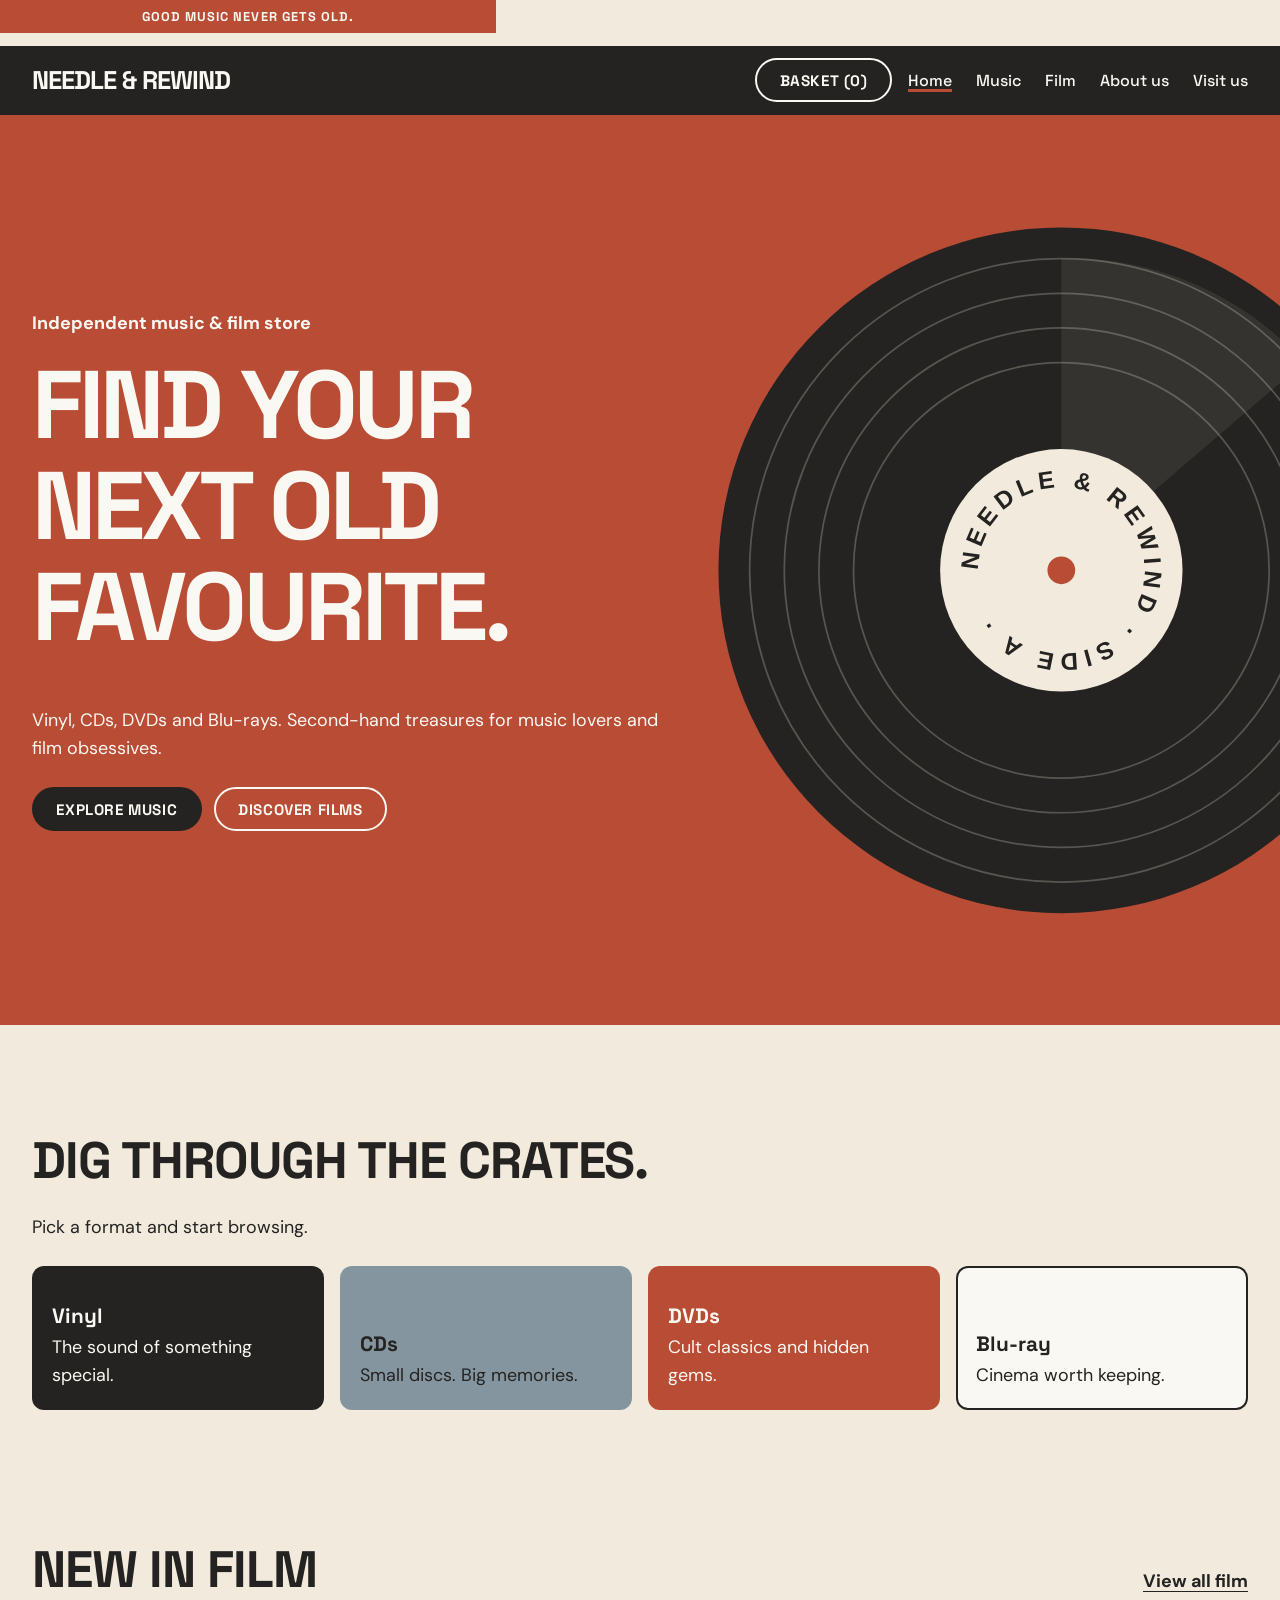
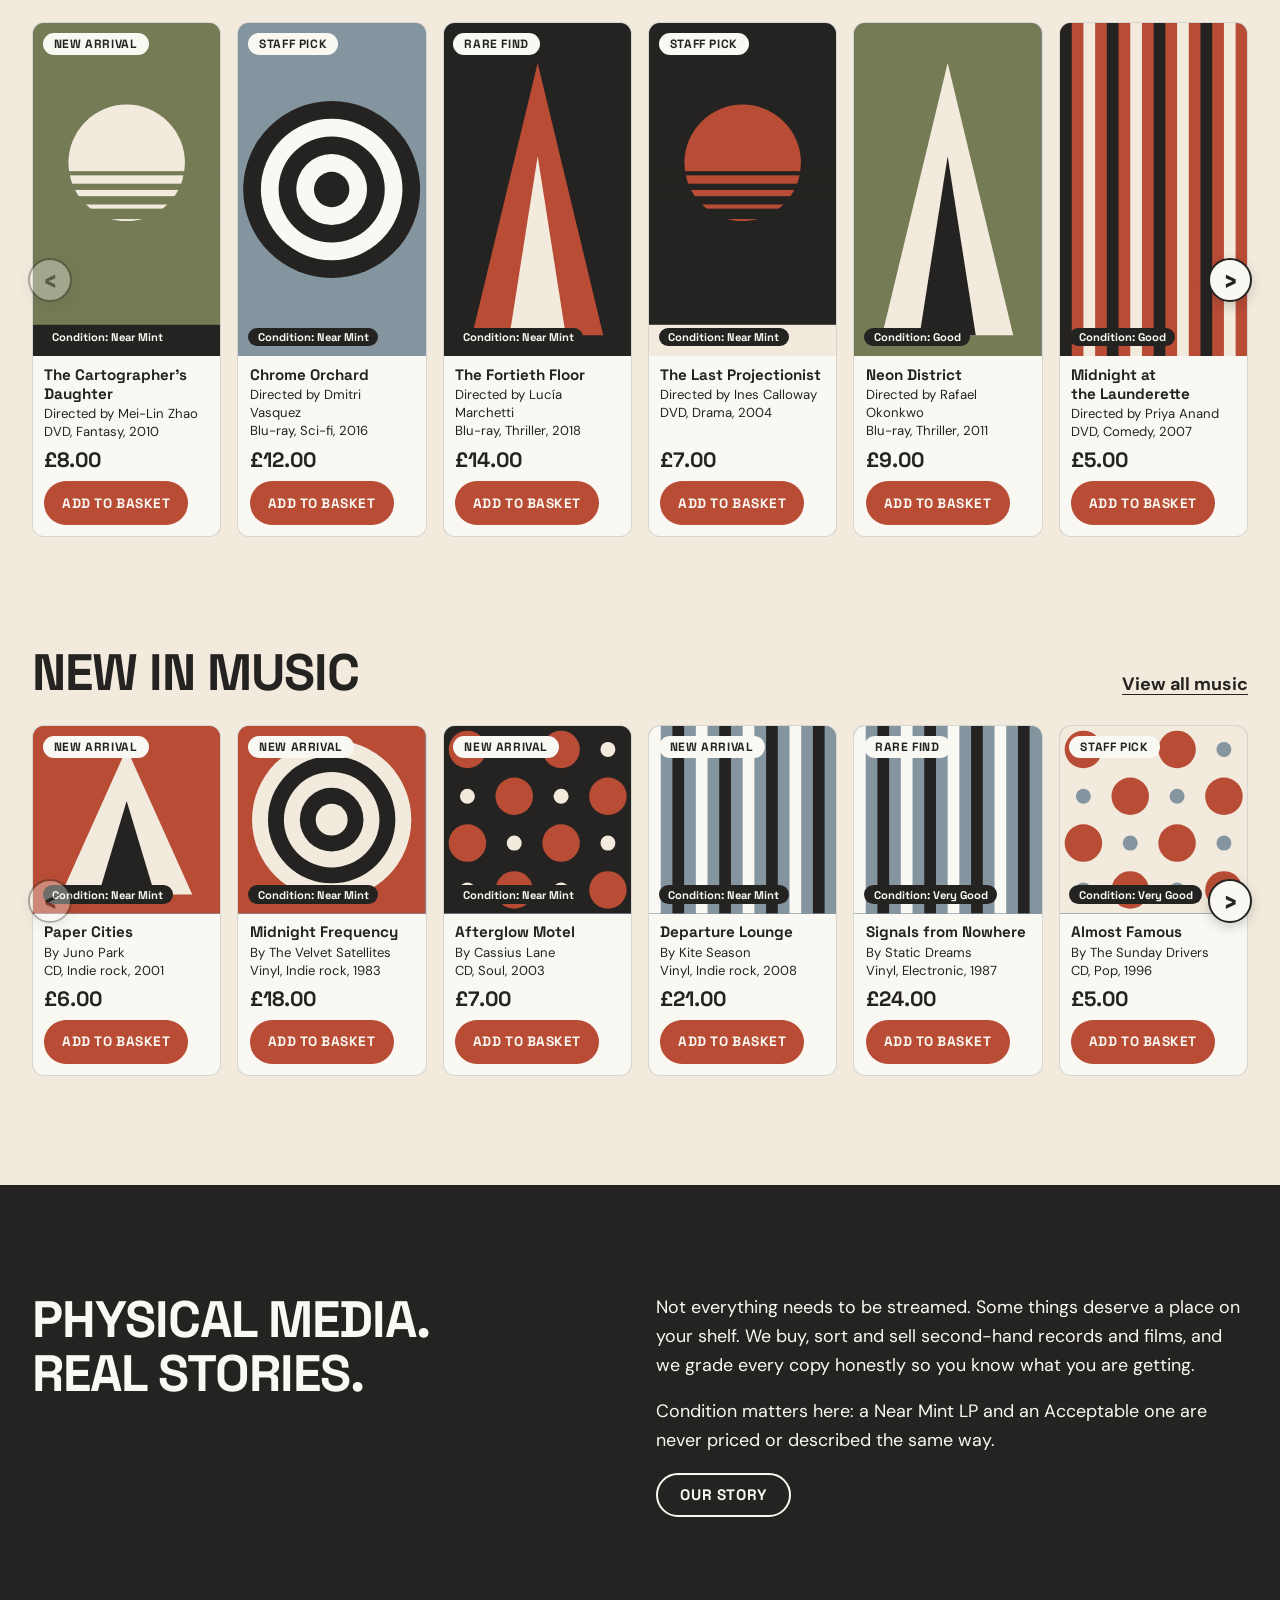
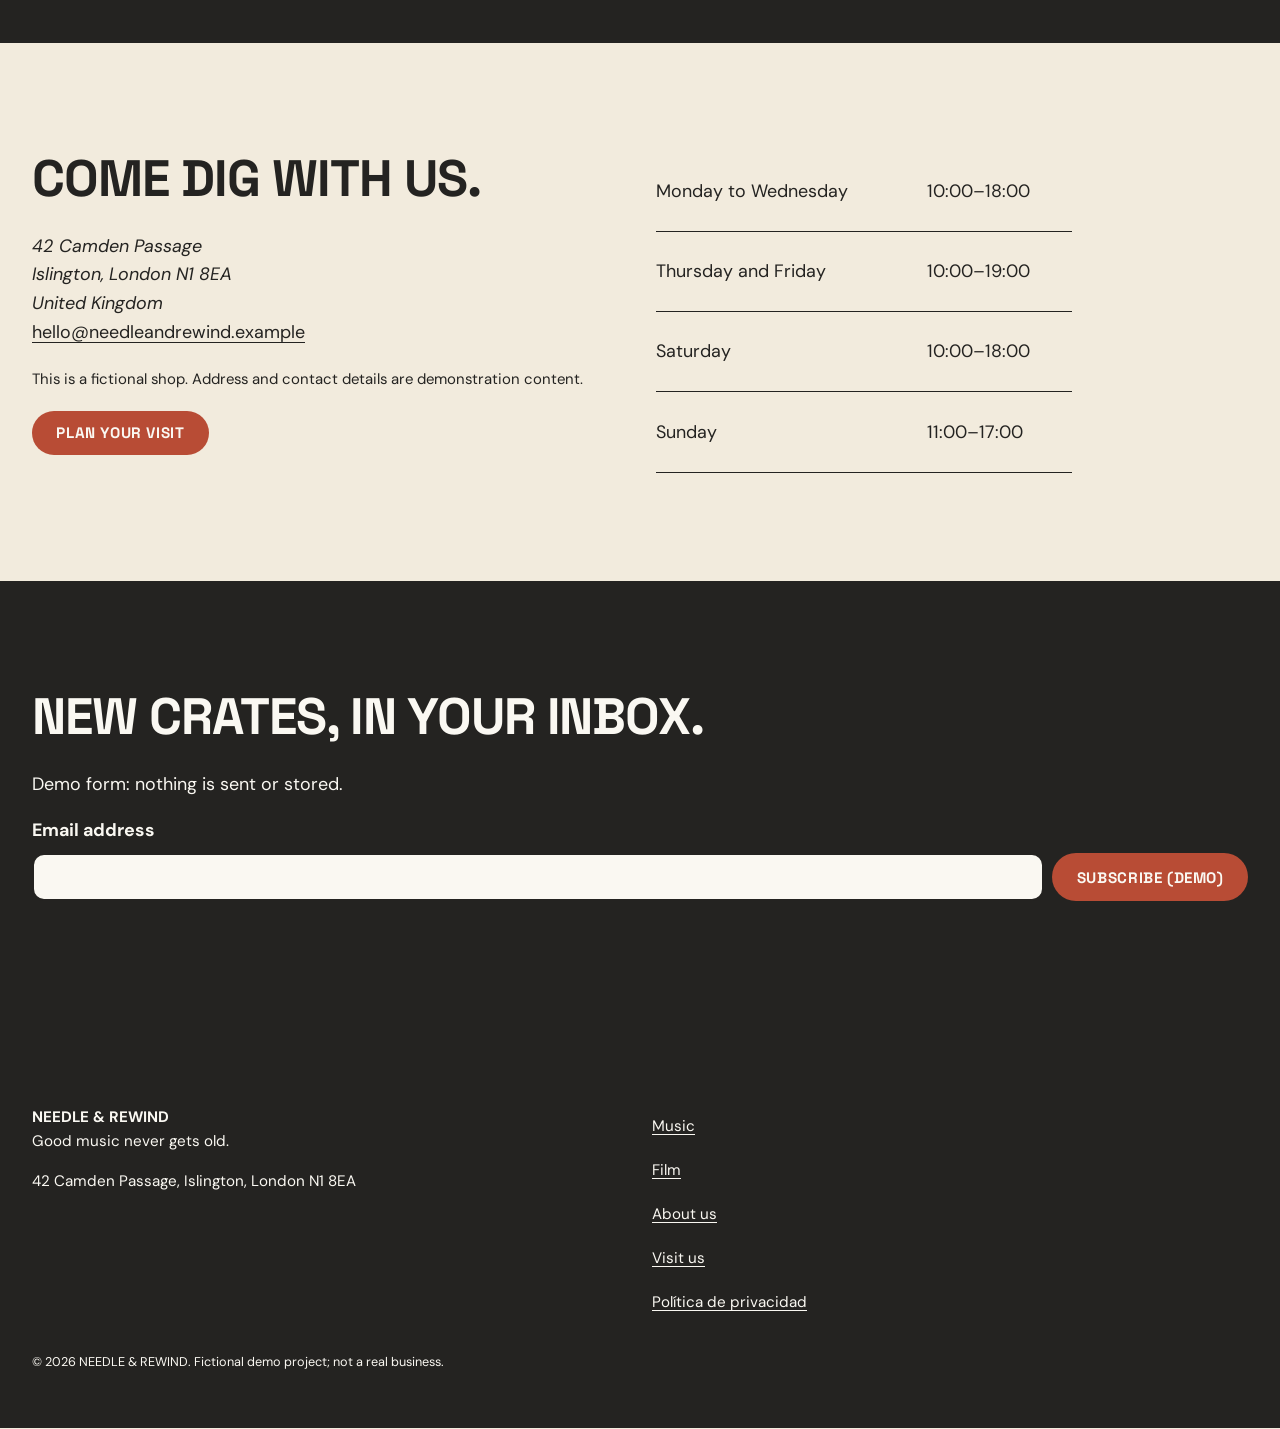
<file: index.html>
<!doctype html>
<html lang="en">
<head>
<meta charset="utf-8">
<meta name="viewport" content="width=device-width, initial-scale=1">
<title>NEEDLE &amp; REWIND | Independent Music &amp; Film Store, London</title>
<meta name="description" content="Fictional demo shop: second-hand vinyl, CDs, DVDs and Blu-rays in Islington, London. Good music never gets old.">
<meta property="og:title" content="NEEDLE &amp; REWIND">
<meta property="og:description" content="Second-hand vinyl, CDs, DVDs and Blu-rays. Demo website.">
<meta property="og:type" content="website">
<link rel="icon" href="data:image/svg+xml,%3Csvg xmlns='http://www.w3.org/2000/svg' viewBox='0 0 32 32'%3E%3Ccircle cx='16' cy='16' r='16' fill='%23242321'/%3E%3Ccircle cx='16' cy='16' r='6' fill='%23B84C35'/%3E%3C/svg%3E">
<link rel="preconnect" href="https://fonts.googleapis.com">
<link rel="preconnect" href="https://fonts.gstatic.com" crossorigin>
<link rel="stylesheet" href="https://fonts.googleapis.com/css2?family=DM+Sans:wght@400;500;700&family=Space+Grotesk:wght@500;600;700&display=swap">
<link rel="stylesheet" href="css/main.css">
<script src="data/data.js" defer></script>
<script src="js/cart.js" defer></script>
<script src="js/products.js" defer></script>
<script src="js/main.js" defer></script>
</head>
<body>
<a class="skip" href="#main">Skip to content</a>
<p class="announce">Good music never gets old.</p>
<header class="site-header">
  <div class="wrap">
    <a class="logo" href="index.html" aria-label="Needle &amp; Rewind, home">Needle &amp; Rewind</a>
    <div class="header-tools">
      <button class="btn btn--ghost" id="basket-open" type="button" hidden>Basket (<span id="basket-count">0</span>)</button>
      <button class="btn btn--ghost menu-btn" id="menu-btn" type="button" aria-expanded="false" aria-controls="site-nav">Menu</button>
    </div>
    <nav class="nav" id="site-nav" aria-label="Main">
      <ul>
        <li><a href="index.html" aria-current="page">Home</a></li>
        <li><a href="music.html">Music</a></li>
        <li><a href="film.html">Film</a></li>
        <li><a href="about.html">About us</a></li>
        <li><a href="visit.html">Visit us</a></li>
      </ul>
    </nav>
  </div>
</header>

<main id="main">
  <section class="hero" aria-labelledby="hero-title">
    <div class="wrap">
      <div>
        <p><strong>Independent music &amp; film store</strong></p>
        <h1 id="hero-title">Find your next old favourite.</h1>
        <p>Vinyl, CDs, DVDs and Blu-rays. Second-hand treasures for music lovers and film obsessives.</p>
        <div class="hero__actions">
          <a class="btn" href="music.html">Explore music</a>
          <a class="btn btn--ghost" href="film.html">Discover films</a>
        </div>
      </div>
      <div class="hero__art" role="img" aria-label="Illustration of a vinyl record with an orange label">
        <svg viewBox="0 0 400 400" aria-hidden="true" focusable="false">
          <circle cx="200" cy="200" r="198" fill="#242321"/>
          <g fill="none" stroke="#F2EBDD" stroke-opacity=".25"><circle cx="200" cy="200" r="180"/><circle cx="200" cy="200" r="160"/><circle cx="200" cy="200" r="140"/><circle cx="200" cy="200" r="120"/></g>
          <path d="M200 200 L200 20 A180 180 0 0 1 340 80 Z" fill="#F2EBDD" fill-opacity=".08"/>
          <circle cx="200" cy="200" r="70" fill="#F2EBDD"/>
          <circle cx="200" cy="200" r="8" fill="#B84C35"/>
          <path id="arc" d="M200 200 m-48 0 a48 48 0 1 1 96 0 a48 48 0 1 1 -96 0" fill="none"/>
          <text font-family="Arial, sans-serif" font-size="14" font-weight="700" fill="#242321" letter-spacing="3"><textPath href="#arc">NEEDLE &amp; REWIND · SIDE A · </textPath></text>
        </svg>
      </div>
    </div>
  </section>

  <section class="section" id="shop" aria-labelledby="shop-title">
    <div class="wrap">
      <h2 id="shop-title">Dig through the crates.</h2>
      <p>Pick a format and start browsing.</p>
      <div class="formats">
        <a class="format" href="music.html?format=Vinyl"><strong>Vinyl</strong>The sound of something special.</a>
        <a class="format" href="music.html?format=CD"><strong>CDs</strong>Small discs. Big memories.</a>
        <a class="format" href="film.html?format=DVD"><strong>DVDs</strong>Cult classics and hidden gems.</a>
        <a class="format" href="film.html?format=Blu-ray"><strong>Blu-ray</strong>Cinema worth keeping.</a>
      </div>
    </div>
  </section>

    <section class="section section--tight" aria-labelledby="new-film-title">
    <div class="wrap">
      <div class="section-head"><h2 id="new-film-title">New in film</h2><a href="film.html">View all film</a></div>
      <div class="carousel">
        <button class="arrow arrow--prev" type="button" aria-label="Previous films" aria-controls="row-film" aria-disabled="true" hidden><span aria-hidden="true">‹</span></button>
        <div class="row-scroll" role="region" aria-labelledby="new-film-title" tabindex="0"><ul class="row" id="row-film" role="list"></ul></div>
        <button class="arrow arrow--next" type="button" aria-label="Next films" aria-controls="row-film" hidden><span aria-hidden="true">›</span></button>
      </div>
      <noscript><p class="empty">The shelves need JavaScript to load. You can still browse the <a href="music.html">music</a> and <a href="film.html">film</a> pages.</p></noscript>
    </div>
  </section>

  <section class="section section--tight" aria-labelledby="new-music-title">
    <div class="wrap">
      <div class="section-head"><h2 id="new-music-title">New in music</h2><a href="music.html">View all music</a></div>
      <div class="carousel">
        <button class="arrow arrow--prev" type="button" aria-label="Previous music" aria-controls="row-music" aria-disabled="true" hidden><span aria-hidden="true">‹</span></button>
        <div class="row-scroll" role="region" aria-labelledby="new-music-title" tabindex="0"><ul class="row" id="row-music" role="list"></ul></div>
        <button class="arrow arrow--next" type="button" aria-label="Next music" aria-controls="row-music" hidden><span aria-hidden="true">›</span></button>
      </div>
    </div>
  </section>

  <section class="section band" id="about" aria-labelledby="about-title">
    <div class="wrap split">
      <h2 id="about-title">Physical media. Real stories.</h2>
      <div>
        <p>Not everything needs to be streamed. Some things deserve a place on your shelf. We buy, sort and sell second-hand records and films, and we grade every copy honestly so you know what you are getting.</p>
        <p>Condition matters here: a Near Mint LP and an Acceptable one are never priced or described the same way.</p>
        <p><a class="btn btn--ghost" href="about.html">Our story</a></p>
      </div>
    </div>
  </section>

  <section class="section" id="visit" aria-labelledby="visit-title">
    <div class="wrap split">
      <div>
        <h2 id="visit-title">Come dig with us.</h2>
        <address>42 Camden Passage<br>Islington, London N1 8EA<br>United Kingdom</address>
        <p><a href="mailto:hello@needleandrewind.example">hello@needleandrewind.example</a></p>
        <p><small>This is a fictional shop. Address and contact details are demonstration content.</small></p>
        <p><a class="btn" href="visit.html">Plan your visit</a></p>
      </div>
      <table>
        <caption class="visually-hidden">Opening hours</caption>
        <tbody>
          <tr><th scope="row">Monday to Wednesday</th><td>10:00–18:00</td></tr>
          <tr><th scope="row">Thursday and Friday</th><td>10:00–19:00</td></tr>
          <tr><th scope="row">Saturday</th><td>10:00–18:00</td></tr>
          <tr><th scope="row">Sunday</th><td>11:00–17:00</td></tr>
        </tbody>
      </table>
    </div>
  </section>

  <section class="section band" aria-labelledby="news-title">
    <div class="wrap">
      <h2 id="news-title">New crates, in your inbox.</h2>
      <p>Demo form: nothing is sent or stored.</p>
      <form id="newsletter" class="field" novalidate>
        <label for="email">Email address</label>
        <input id="email" name="email" type="email" autocomplete="email" aria-describedby="newsletter-msg" required>
        <button class="btn" type="submit">Subscribe (demo)</button>
      </form>
      <p class="msg" id="newsletter-msg" role="status"></p>
    </div>
  </section>
</main>

<footer class="site-footer">
  <div class="wrap">
    <div>
      <p><strong>NEEDLE &amp; REWIND</strong><br>Good music never gets old.</p>
      <p>42 Camden Passage, Islington, London N1 8EA</p>
    </div>
    <ul>
      <li><a href="music.html">Music</a></li>
      <li><a href="film.html">Film</a></li>
      <li><a href="about.html">About us</a></li>
      <li><a href="visit.html">Visit us</a></li>
      <li><a href="privacidad.html" lang="es" hreflang="es">Política de privacidad</a></li>
    </ul>
    <p><small>© 2026 NEEDLE &amp; REWIND. Fictional demo project; not a real business.</small></p>
  </div>
</footer>

<dialog id="basket" aria-labelledby="basket-title">
  <h2 id="basket-title" class="dialog-title">Your basket</h2>
  <ul class="basket-list" id="basket-list"></ul>
  <p id="basket-subtotal"></p>
  <p class="notice">Demo basket: checkout and payments are not available, and no personal data is requested or stored.</p>
  <button class="btn" id="basket-close" type="button">Close basket</button>
</dialog>
<p class="visually-hidden" id="status" role="status"></p>
</body>
</html>
</file>
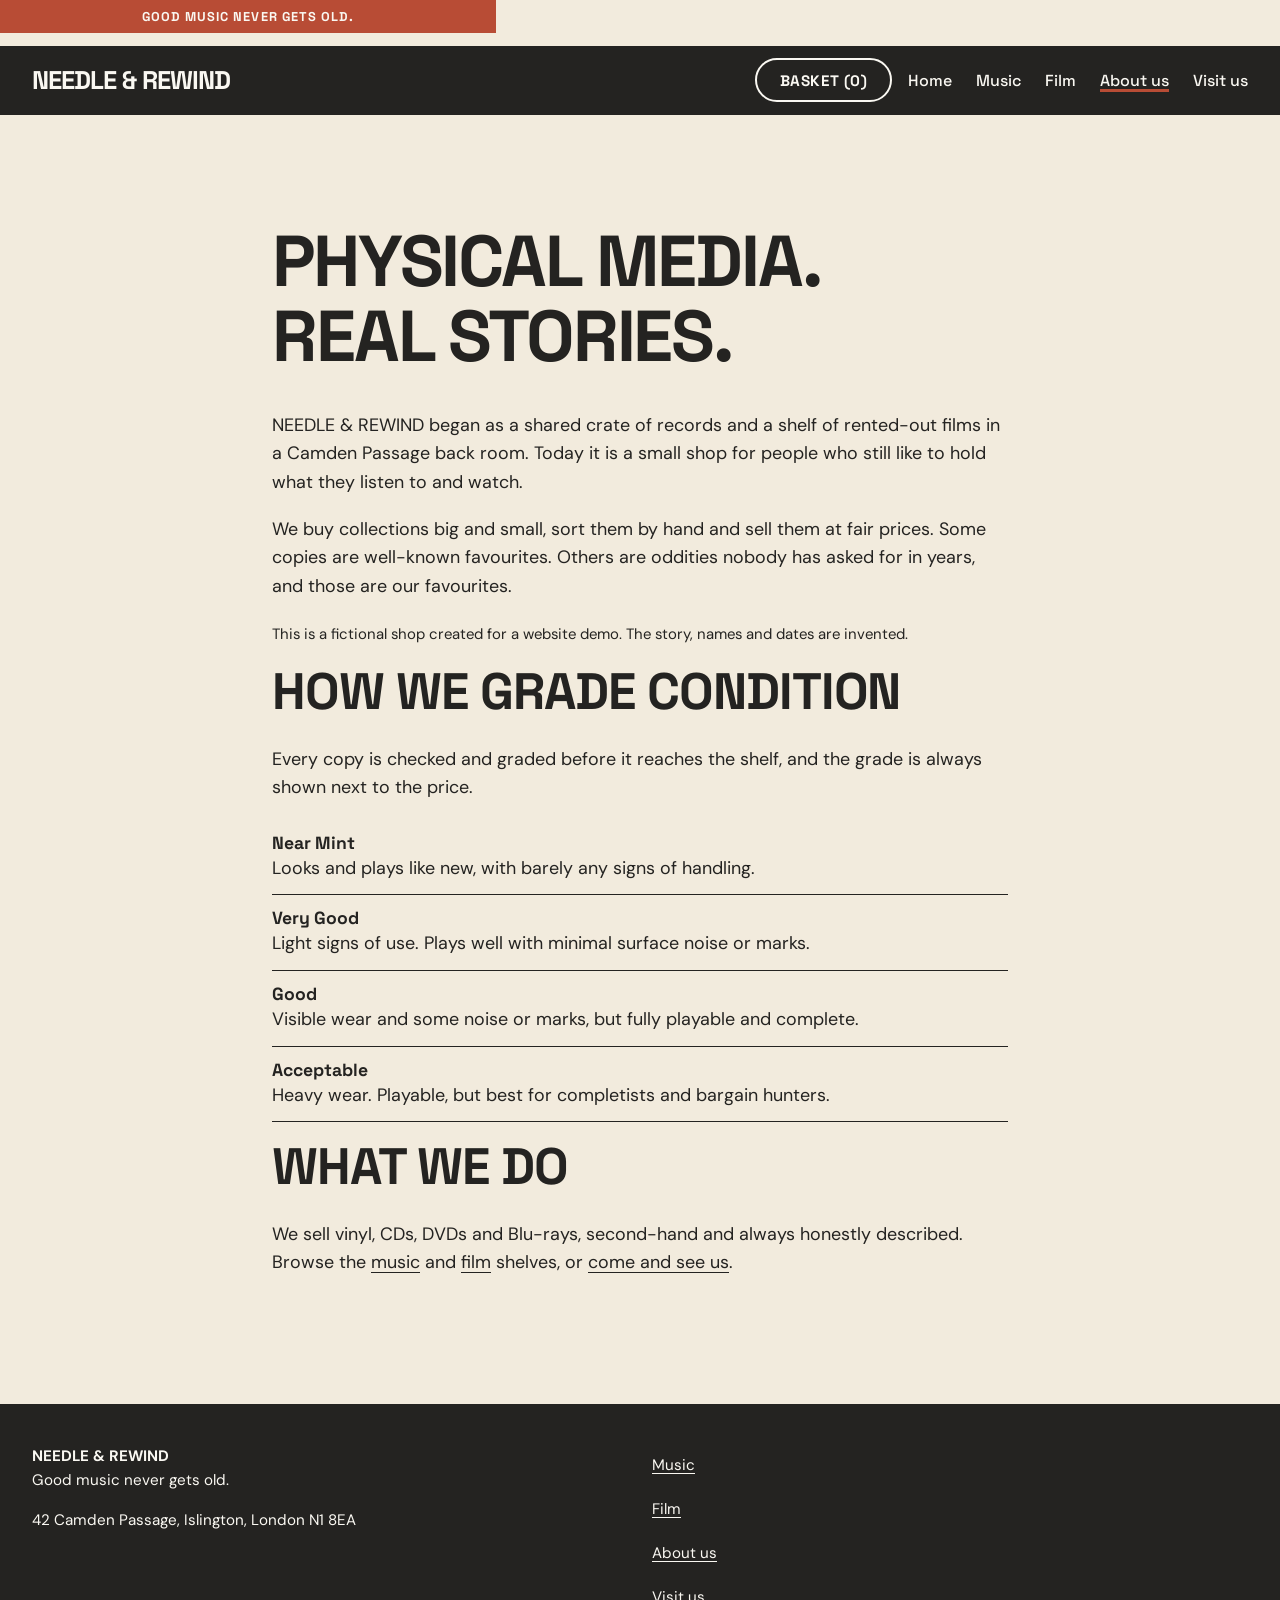
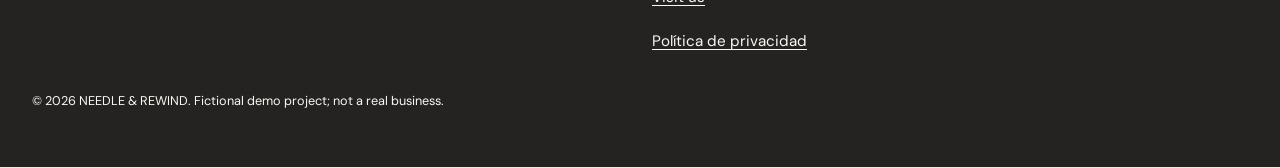
<file: about.html>
<!doctype html>
<html lang="en">
<head>
<meta charset="utf-8">
<meta name="viewport" content="width=device-width, initial-scale=1">
<title>About us | NEEDLE &amp; REWIND</title>
<meta name="description" content="The story of NEEDLE &amp; REWIND, a fictional independent second-hand music and film shop in Islington, and how we grade condition.">
<meta property="og:title" content="About us | NEEDLE &amp; REWIND">
<link rel="icon" href="data:image/svg+xml,%3Csvg xmlns='http://www.w3.org/2000/svg' viewBox='0 0 32 32'%3E%3Ccircle cx='16' cy='16' r='16' fill='%23242321'/%3E%3Ccircle cx='16' cy='16' r='6' fill='%23B84C35'/%3E%3C/svg%3E">
<link rel="preconnect" href="https://fonts.googleapis.com">
<link rel="preconnect" href="https://fonts.gstatic.com" crossorigin>
<link rel="stylesheet" href="https://fonts.googleapis.com/css2?family=DM+Sans:wght@400;500;700&family=Space+Grotesk:wght@500;600;700&display=swap">
<link rel="stylesheet" href="css/main.css">
<script src="data/data.js" defer></script>
<script src="js/cart.js" defer></script>
<script src="js/products.js" defer></script>
<script src="js/main.js" defer></script>
</head>
<body>
<a class="skip" href="#main">Skip to content</a>
<p class="announce">Good music never gets old.</p>
<header class="site-header">
  <div class="wrap">
    <a class="logo" href="index.html" aria-label="Needle &amp; Rewind, home">Needle &amp; Rewind</a>
    <div class="header-tools">
      <button class="btn btn--ghost" id="basket-open" type="button" hidden>Basket (<span id="basket-count">0</span>)</button>
      <button class="btn btn--ghost menu-btn" id="menu-btn" type="button" aria-expanded="false" aria-controls="site-nav">Menu</button>
    </div>
    <nav class="nav" id="site-nav" aria-label="Main">
      <ul>
        <li><a href="index.html">Home</a></li>
        <li><a href="music.html">Music</a></li>
        <li><a href="film.html">Film</a></li>
        <li><a href="about.html" aria-current="page">About us</a></li>
        <li><a href="visit.html">Visit us</a></li>
      </ul>
    </nav>
  </div>
</header>
<main id="main">
  <section class="section" aria-labelledby="page-title">
    <div class="wrap prose">
      <h1 id="page-title" class="page-title">Physical media. Real stories.</h1>
      <p>NEEDLE &amp; REWIND began as a shared crate of records and a shelf of rented-out films in a Camden Passage back room. Today it is a small shop for people who still like to hold what they listen to and watch.</p>
      <p>We buy collections big and small, sort them by hand and sell them at fair prices. Some copies are well-known favourites. Others are oddities nobody has asked for in years, and those are our favourites.</p>
      <p><small>This is a fictional shop created for a website demo. The story, names and dates are invented.</small></p>
      <h2>How we grade condition</h2>
      <p>Every copy is checked and graded before it reaches the shelf, and the grade is always shown next to the price.</p>
      <dl class="grades">
        <div><dt>Near Mint</dt><dd>Looks and plays like new, with barely any signs of handling.</dd></div>
        <div><dt>Very Good</dt><dd>Light signs of use. Plays well with minimal surface noise or marks.</dd></div>
        <div><dt>Good</dt><dd>Visible wear and some noise or marks, but fully playable and complete.</dd></div>
        <div><dt>Acceptable</dt><dd>Heavy wear. Playable, but best for completists and bargain hunters.</dd></div>
      </dl>
      <h2>What we do</h2>
      <p>We sell vinyl, CDs, DVDs and Blu-rays, second-hand and always honestly described. Browse the <a href="music.html">music</a> and <a href="film.html">film</a> shelves, or <a href="visit.html">come and see us</a>.</p>
    </div>
  </section>
</main>
<footer class="site-footer">
  <div class="wrap">
    <div><p><strong>NEEDLE &amp; REWIND</strong><br>Good music never gets old.</p><p>42 Camden Passage, Islington, London N1 8EA</p></div>
    <ul>
      <li><a href="music.html">Music</a></li><li><a href="film.html">Film</a></li>
      <li><a href="about.html">About us</a></li><li><a href="visit.html">Visit us</a></li>
      <li><a href="privacidad.html" lang="es" hreflang="es">Política de privacidad</a></li>
    </ul>
    <p><small>© 2026 NEEDLE &amp; REWIND. Fictional demo project; not a real business.</small></p>
  </div>
</footer>
<dialog id="basket" aria-labelledby="basket-title">
  <h2 id="basket-title" class="dialog-title">Your basket</h2>
  <ul class="basket-list" id="basket-list"></ul>
  <p id="basket-subtotal"></p>
  <p class="notice">Demo basket: checkout and payments are not available, and no personal data is requested or stored.</p>
  <button class="btn" id="basket-close" type="button">Close basket</button>
</dialog>
<p class="visually-hidden" id="status" role="status"></p>
</body>
</html>
</file>
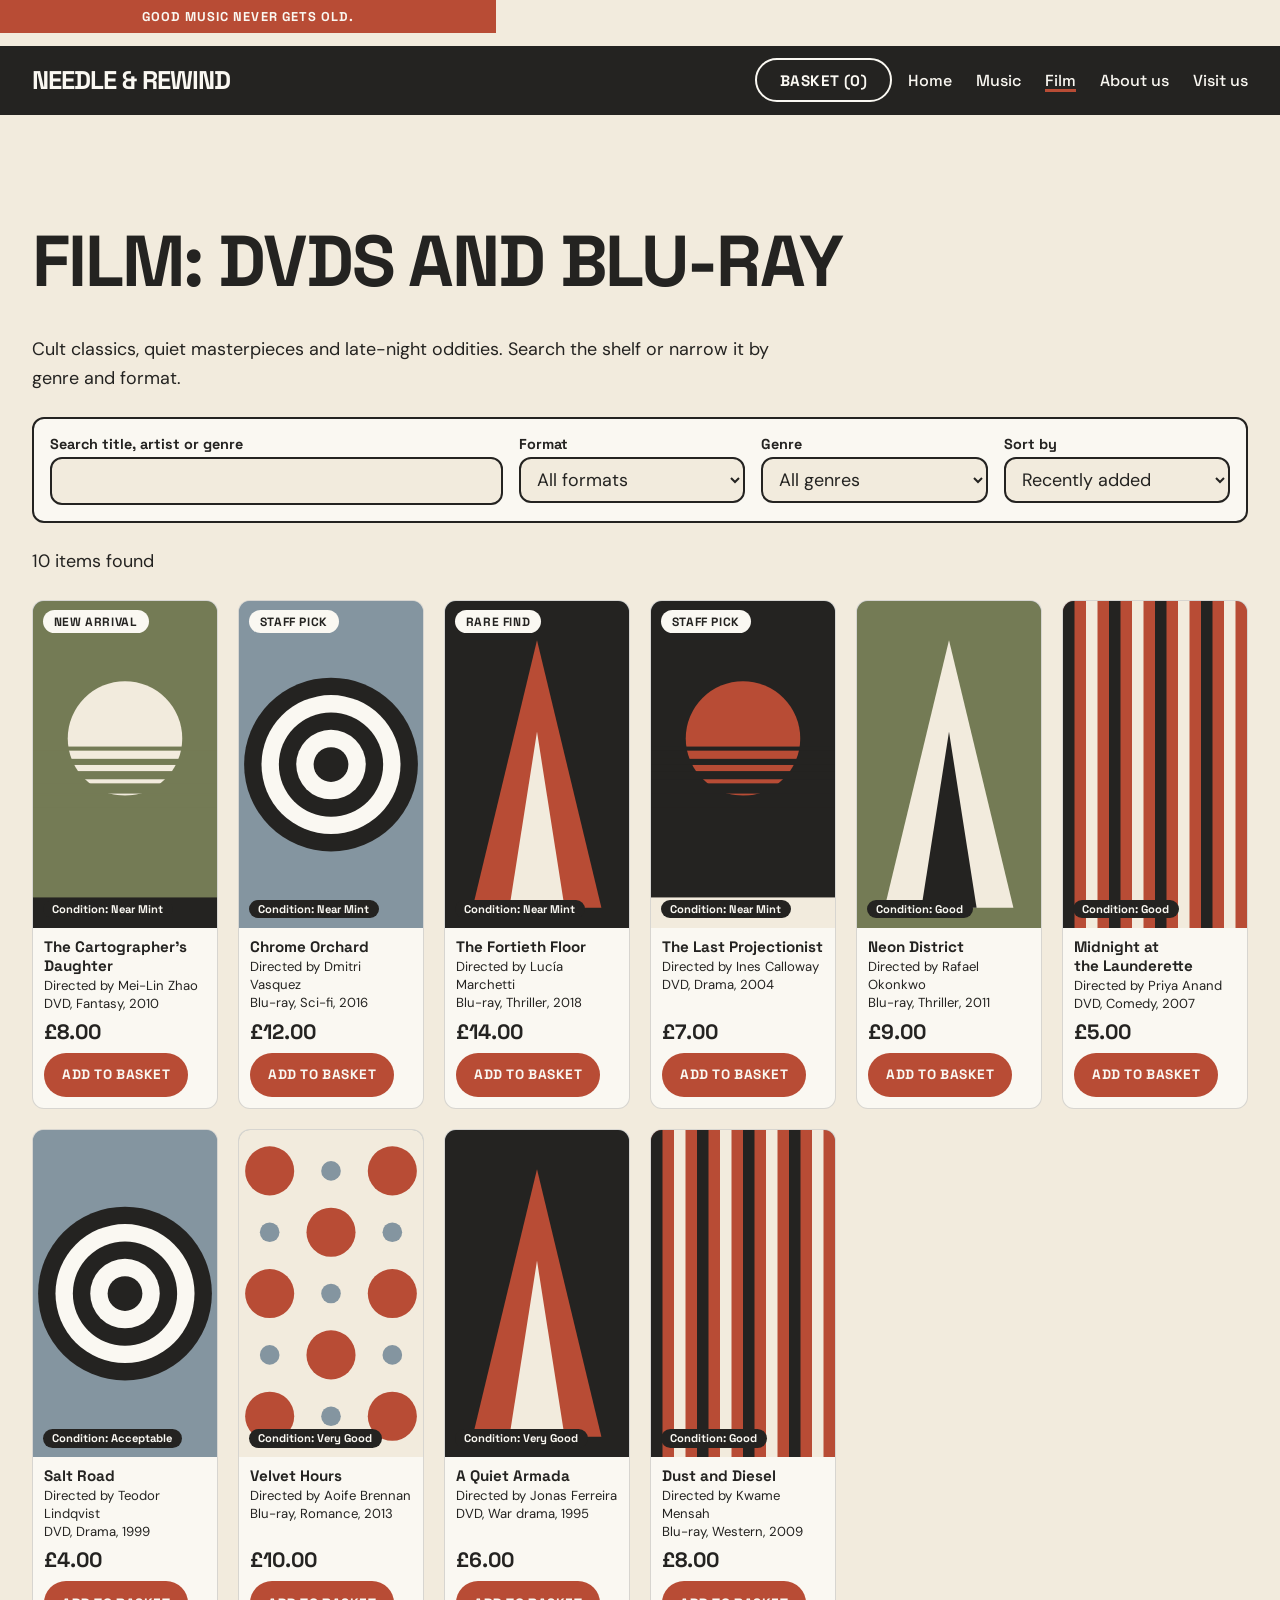
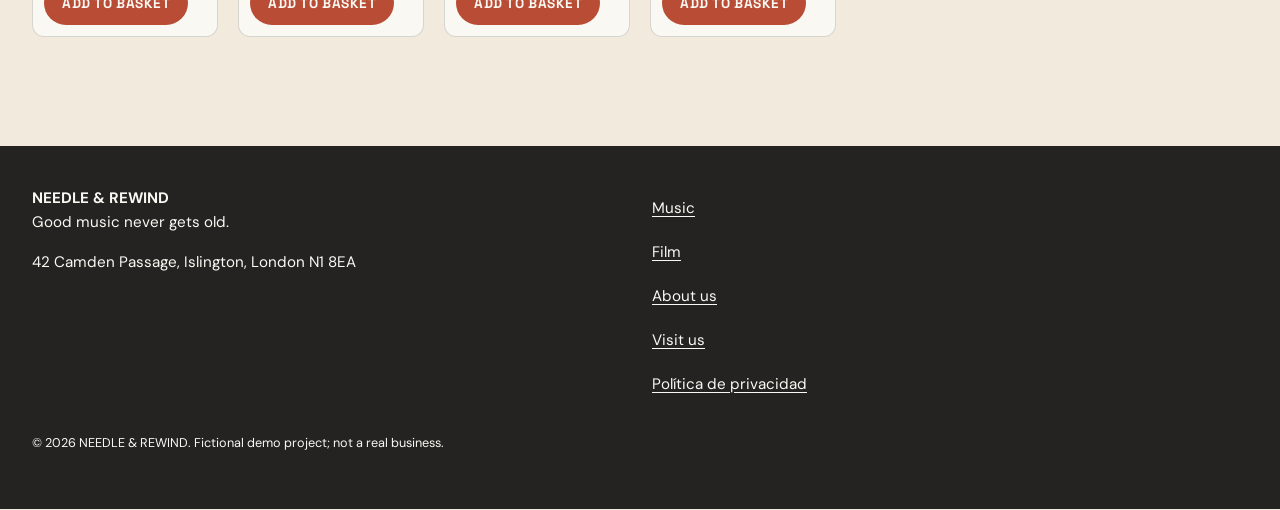
<file: film.html>
<!doctype html>
<html lang="en">
<head>
<meta charset="utf-8">
<meta name="viewport" content="width=device-width, initial-scale=1">
<title>Film: DVDs &amp; Blu-ray | NEEDLE &amp; REWIND</title>
<meta name="description" content="Second-hand DVDs and Blu-rays: cult classics and hidden gems, with honest condition grading.">
<meta property="og:title" content="Film: DVDs &amp; Blu-ray | NEEDLE &amp; REWIND">
<link rel="icon" href="data:image/svg+xml,%3Csvg xmlns='http://www.w3.org/2000/svg' viewBox='0 0 32 32'%3E%3Ccircle cx='16' cy='16' r='16' fill='%23242321'/%3E%3Ccircle cx='16' cy='16' r='6' fill='%23B84C35'/%3E%3C/svg%3E">
<link rel="preconnect" href="https://fonts.googleapis.com">
<link rel="preconnect" href="https://fonts.gstatic.com" crossorigin>
<link rel="stylesheet" href="https://fonts.googleapis.com/css2?family=DM+Sans:wght@400;500;700&family=Space+Grotesk:wght@500;600;700&display=swap">
<link rel="stylesheet" href="css/main.css">
<script src="data/data.js" defer></script>
<script src="js/cart.js" defer></script>
<script src="js/products.js" defer></script>
<script src="js/main.js" defer></script>
<script src="js/catalogue.js" defer></script>
</head>
<body data-formats="DVD,Blu-ray">
<a class="skip" href="#main">Skip to content</a>
<p class="announce">Good music never gets old.</p>
<header class="site-header">
  <div class="wrap">
    <a class="logo" href="index.html" aria-label="Needle &amp; Rewind, home">Needle &amp; Rewind</a>
    <div class="header-tools">
      <button class="btn btn--ghost" id="basket-open" type="button" hidden>Basket (<span id="basket-count">0</span>)</button>
      <button class="btn btn--ghost menu-btn" id="menu-btn" type="button" aria-expanded="false" aria-controls="site-nav">Menu</button>
    </div>
    <nav class="nav" id="site-nav" aria-label="Main">
      <ul>
        <li><a href="index.html">Home</a></li>
        <li><a href="music.html">Music</a></li>
        <li><a href="film.html" aria-current="page">Film</a></li>
        <li><a href="about.html">About us</a></li>
        <li><a href="visit.html">Visit us</a></li>
      </ul>
    </nav>
  </div>
</header>
<main id="main">
  <section class="section" aria-labelledby="page-title">
    <div class="wrap">
      <h1 id="page-title" class="page-title">Film: DVDs and Blu-ray</h1>
      <p>Cult classics, quiet masterpieces and late-night oddities. Search the shelf or narrow it by genre and format.</p>
      <form class="filters" id="filters" role="search" aria-label="Search and filter film">
        <div class="filters__item filters__item--wide"><label for="q">Search title, artist or genre</label><input id="q" type="search" autocomplete="off"></div>
        <div class="filters__item"><label for="category">Format</label><select id="category"></select></div>
        <div class="filters__item"><label for="genre">Genre</label><select id="genre"></select></div>
        <div class="filters__item"><label for="sort">Sort by</label><select id="sort"><option value="new">Recently added</option><option value="low">Price: low to high</option><option value="high">Price: high to low</option></select></div>
      </form>
      <p id="count" role="status"></p>
      <ul class="grid grid--film" id="grid"></ul>
      <noscript><p class="empty">Search and filters need JavaScript. Please enable it to browse the shelf.</p></noscript>
    </div>
  </section>
</main>
<footer class="site-footer">
  <div class="wrap">
    <div><p><strong>NEEDLE &amp; REWIND</strong><br>Good music never gets old.</p><p>42 Camden Passage, Islington, London N1 8EA</p></div>
    <ul>
      <li><a href="music.html">Music</a></li><li><a href="film.html">Film</a></li>
      <li><a href="about.html">About us</a></li><li><a href="visit.html">Visit us</a></li>
      <li><a href="privacidad.html" lang="es" hreflang="es">Política de privacidad</a></li>
    </ul>
    <p><small>© 2026 NEEDLE &amp; REWIND. Fictional demo project; not a real business.</small></p>
  </div>
</footer>
<dialog id="basket" aria-labelledby="basket-title">
  <h2 id="basket-title" class="dialog-title">Your basket</h2>
  <ul class="basket-list" id="basket-list"></ul>
  <p id="basket-subtotal"></p>
  <p class="notice">Demo basket: checkout and payments are not available, and no personal data is requested or stored.</p>
  <button class="btn" id="basket-close" type="button">Close basket</button>
</dialog>
<p class="visually-hidden" id="status" role="status"></p>
</body>
</html>
</file>
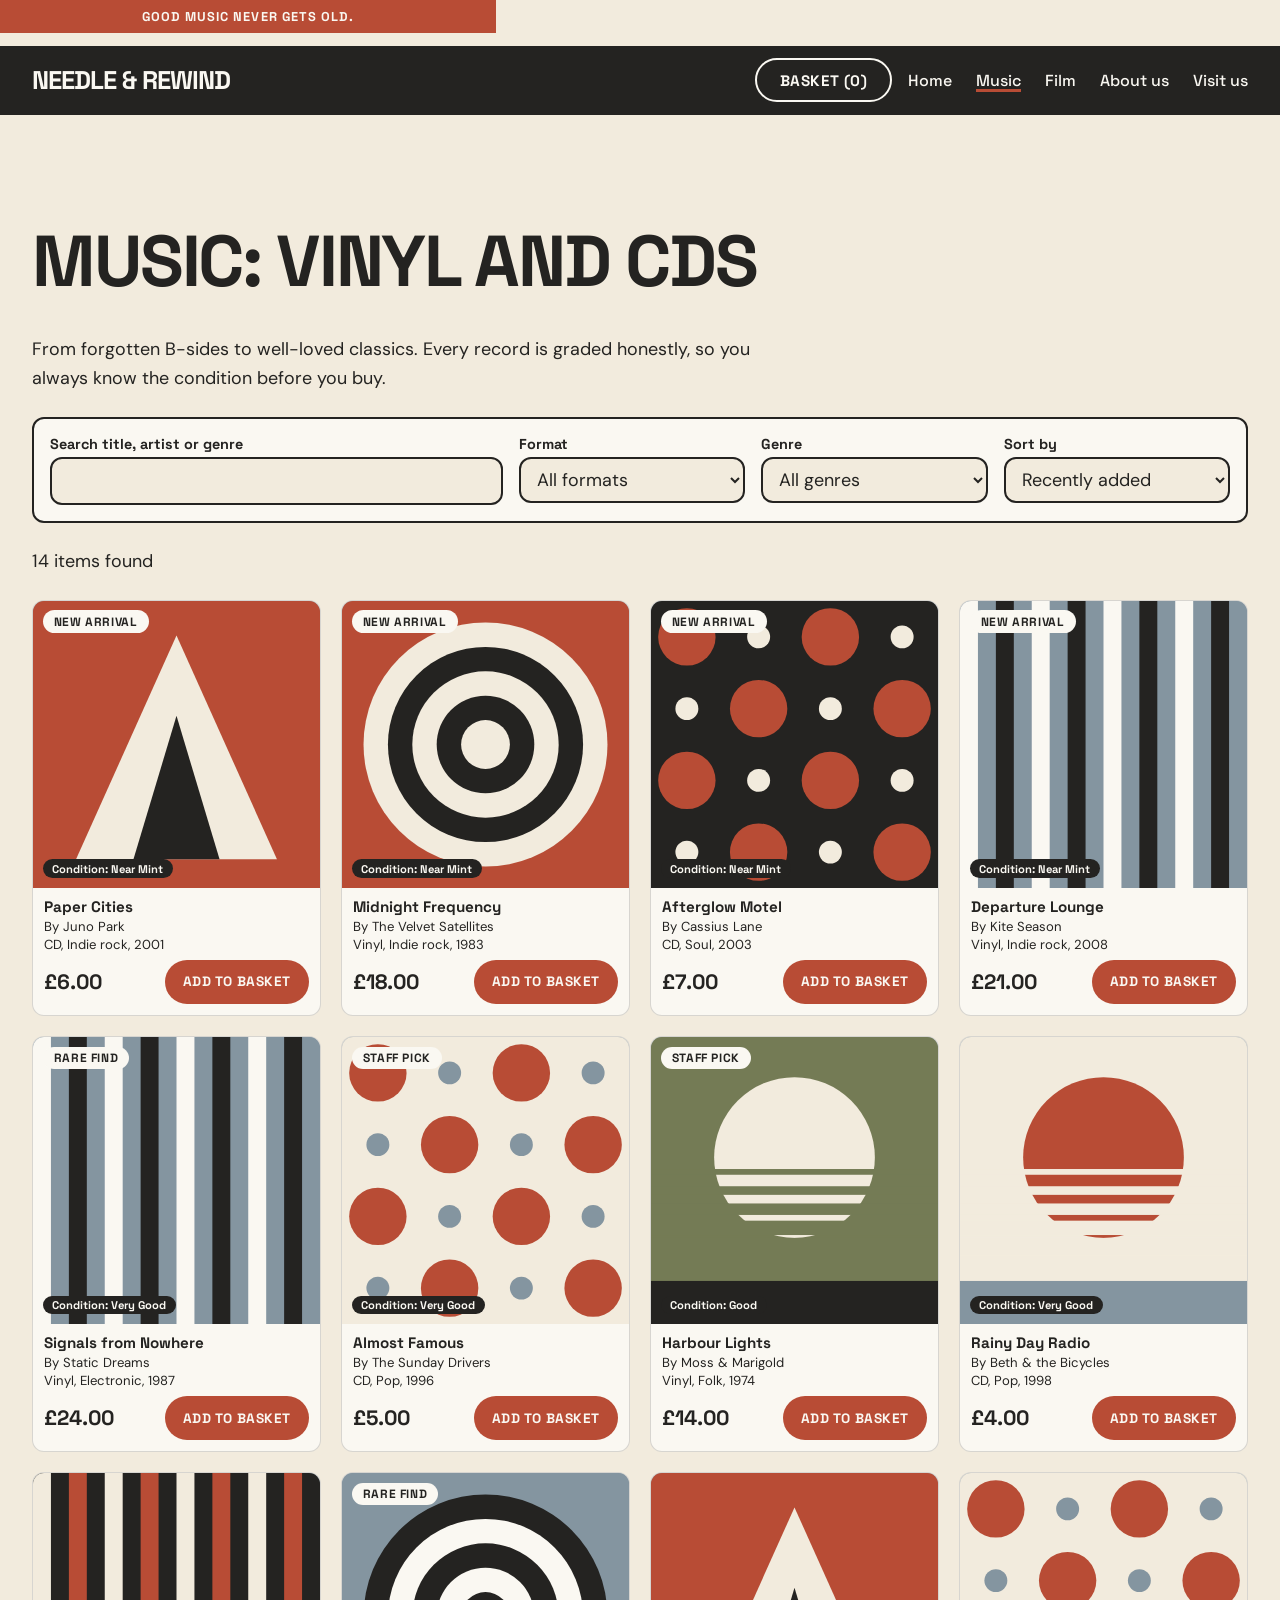
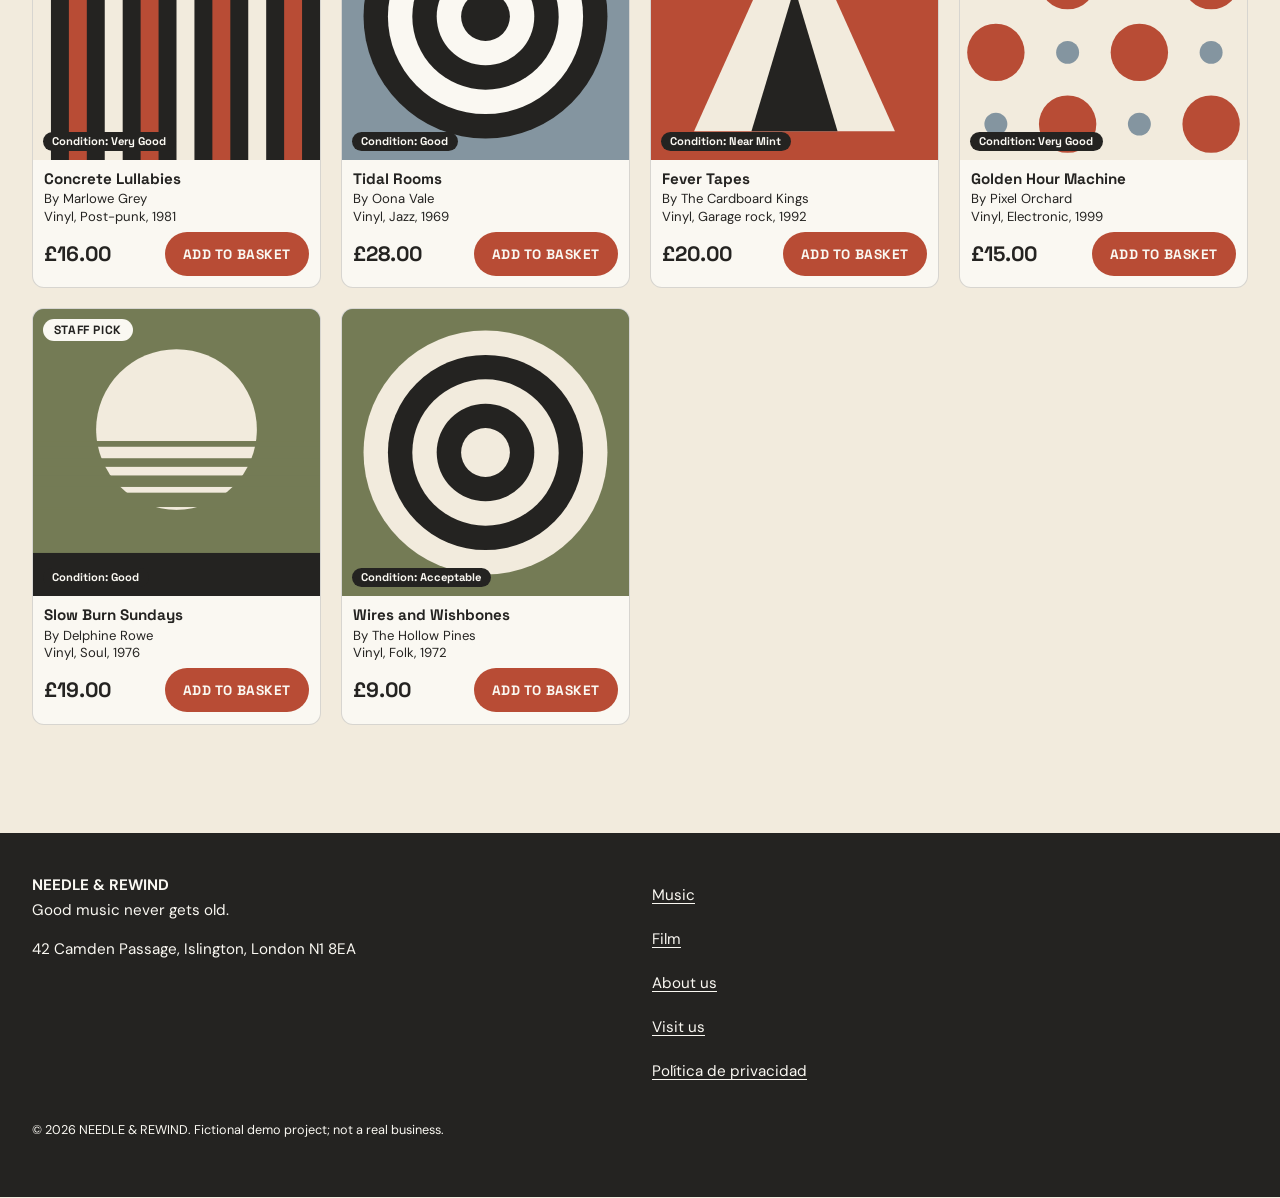
<file: music.html>
<!doctype html>
<html lang="en">
<head>
<meta charset="utf-8">
<meta name="viewport" content="width=device-width, initial-scale=1">
<title>Music: Vinyl &amp; CDs | NEEDLE &amp; REWIND</title>
<meta name="description" content="Second-hand vinyl records and CDs in London: browse, search and filter by genre and price.">
<meta property="og:title" content="Music: Vinyl &amp; CDs | NEEDLE &amp; REWIND">
<link rel="icon" href="data:image/svg+xml,%3Csvg xmlns='http://www.w3.org/2000/svg' viewBox='0 0 32 32'%3E%3Ccircle cx='16' cy='16' r='16' fill='%23242321'/%3E%3Ccircle cx='16' cy='16' r='6' fill='%23B84C35'/%3E%3C/svg%3E">
<link rel="preconnect" href="https://fonts.googleapis.com">
<link rel="preconnect" href="https://fonts.gstatic.com" crossorigin>
<link rel="stylesheet" href="https://fonts.googleapis.com/css2?family=DM+Sans:wght@400;500;700&family=Space+Grotesk:wght@500;600;700&display=swap">
<link rel="stylesheet" href="css/main.css">
<script src="data/data.js" defer></script>
<script src="js/cart.js" defer></script>
<script src="js/products.js" defer></script>
<script src="js/main.js" defer></script>
<script src="js/catalogue.js" defer></script>
</head>
<body data-formats="Vinyl,CD">
<a class="skip" href="#main">Skip to content</a>
<p class="announce">Good music never gets old.</p>
<header class="site-header">
  <div class="wrap">
    <a class="logo" href="index.html" aria-label="Needle &amp; Rewind, home">Needle &amp; Rewind</a>
    <div class="header-tools">
      <button class="btn btn--ghost" id="basket-open" type="button" hidden>Basket (<span id="basket-count">0</span>)</button>
      <button class="btn btn--ghost menu-btn" id="menu-btn" type="button" aria-expanded="false" aria-controls="site-nav">Menu</button>
    </div>
    <nav class="nav" id="site-nav" aria-label="Main">
      <ul>
        <li><a href="index.html">Home</a></li>
        <li><a href="music.html" aria-current="page">Music</a></li>
        <li><a href="film.html">Film</a></li>
        <li><a href="about.html">About us</a></li>
        <li><a href="visit.html">Visit us</a></li>
      </ul>
    </nav>
  </div>
</header>
<main id="main">
  <section class="section" aria-labelledby="page-title">
    <div class="wrap">
      <h1 id="page-title" class="page-title">Music: vinyl and CDs</h1>
      <p>From forgotten B-sides to well-loved classics. Every record is graded honestly, so you always know the condition before you buy.</p>
      <form class="filters" id="filters" role="search" aria-label="Search and filter music">
        <div class="filters__item filters__item--wide"><label for="q">Search title, artist or genre</label><input id="q" type="search" autocomplete="off"></div>
        <div class="filters__item"><label for="category">Format</label><select id="category"></select></div>
        <div class="filters__item"><label for="genre">Genre</label><select id="genre"></select></div>
        <div class="filters__item"><label for="sort">Sort by</label><select id="sort"><option value="new">Recently added</option><option value="low">Price: low to high</option><option value="high">Price: high to low</option></select></div>
      </form>
      <p id="count" role="status"></p>
      <ul class="grid" id="grid"></ul>
      <noscript><p class="empty">Search and filters need JavaScript. Please enable it to browse the shelf.</p></noscript>
    </div>
  </section>
</main>
<footer class="site-footer">
  <div class="wrap">
    <div><p><strong>NEEDLE &amp; REWIND</strong><br>Good music never gets old.</p><p>42 Camden Passage, Islington, London N1 8EA</p></div>
    <ul>
      <li><a href="music.html">Music</a></li><li><a href="film.html">Film</a></li>
      <li><a href="about.html">About us</a></li><li><a href="visit.html">Visit us</a></li>
      <li><a href="privacidad.html" lang="es" hreflang="es">Política de privacidad</a></li>
    </ul>
    <p><small>© 2026 NEEDLE &amp; REWIND. Fictional demo project; not a real business.</small></p>
  </div>
</footer>
<dialog id="basket" aria-labelledby="basket-title">
  <h2 id="basket-title" class="dialog-title">Your basket</h2>
  <ul class="basket-list" id="basket-list"></ul>
  <p id="basket-subtotal"></p>
  <p class="notice">Demo basket: checkout and payments are not available, and no personal data is requested or stored.</p>
  <button class="btn" id="basket-close" type="button">Close basket</button>
</dialog>
<p class="visually-hidden" id="status" role="status"></p>
</body>
</html>
</file>
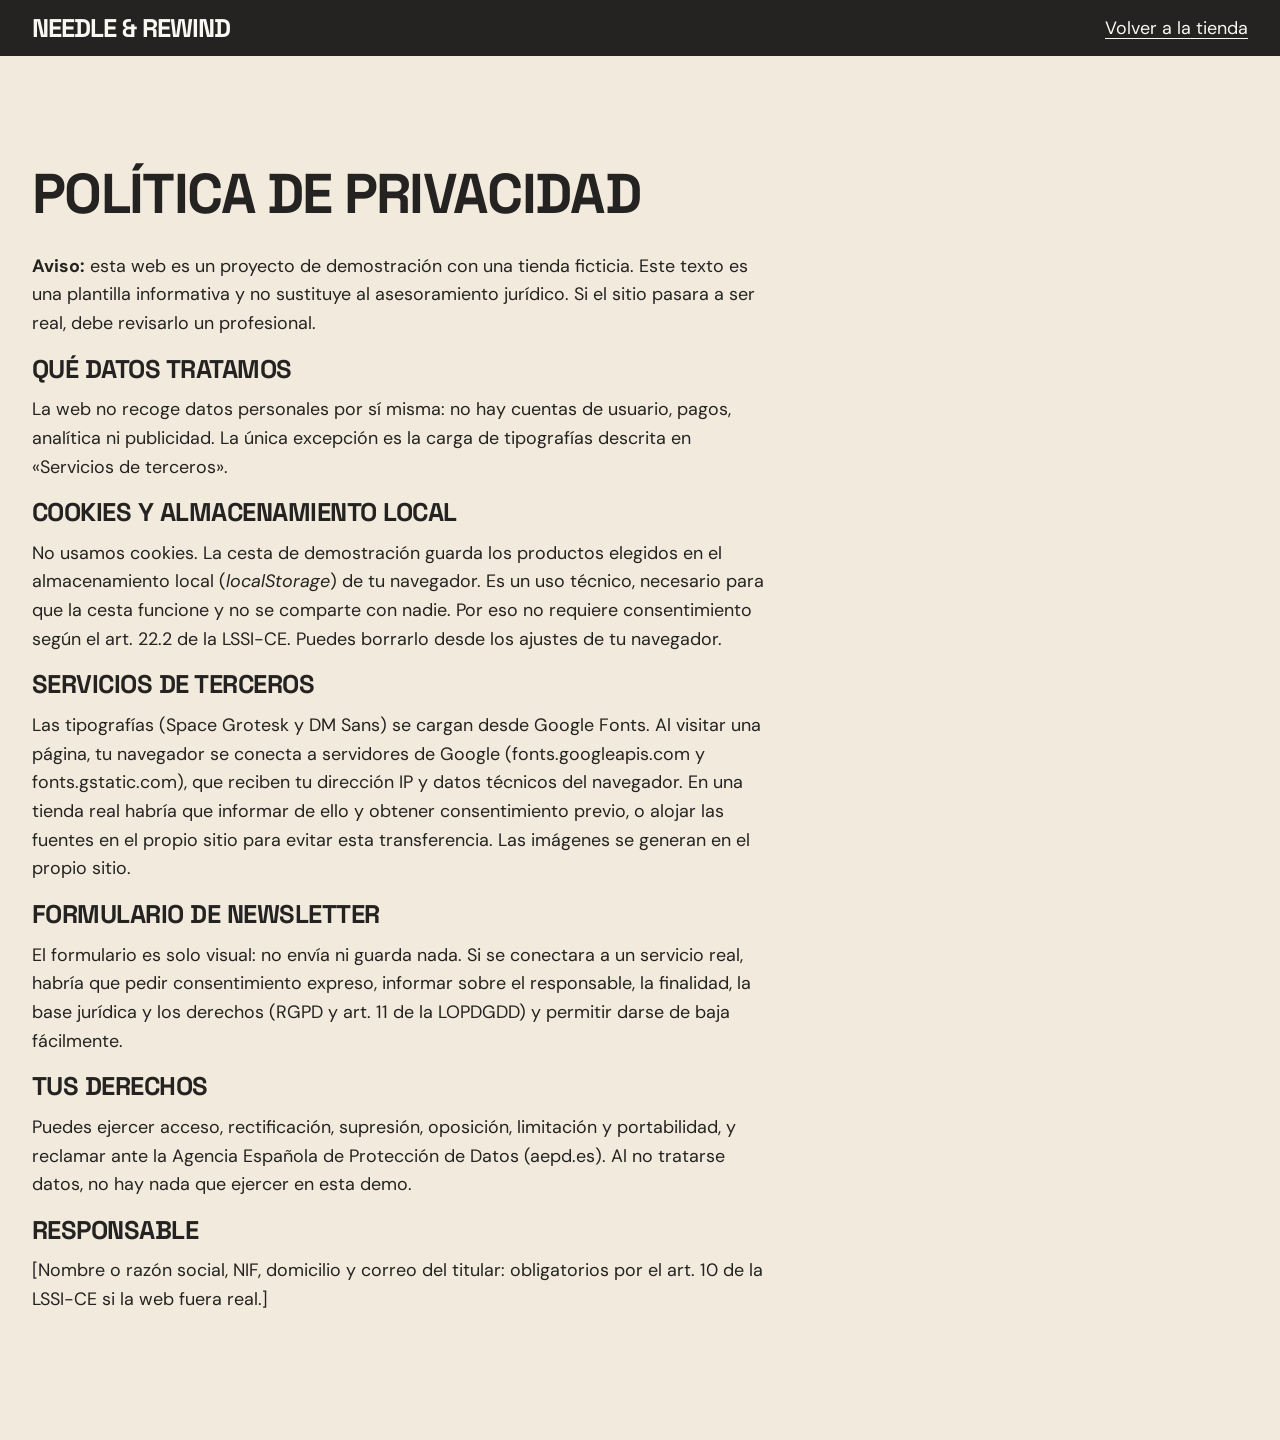
<file: privacidad.html>
<!doctype html>
<html lang="es">
<head>
<meta charset="utf-8">
<meta name="viewport" content="width=device-width, initial-scale=1">
<title>Política de privacidad | NEEDLE &amp; REWIND</title>
<meta name="description" content="Política de privacidad y uso de almacenamiento local de la web de demostración NEEDLE &amp; REWIND.">
<link rel="preconnect" href="https://fonts.googleapis.com">
<link rel="preconnect" href="https://fonts.gstatic.com" crossorigin>
<link rel="stylesheet" href="https://fonts.googleapis.com/css2?family=DM+Sans:wght@400;500;700&family=Space+Grotesk:wght@500;600;700&display=swap">
<link rel="stylesheet" href="css/main.css">
</head>
<body>
<a class="skip" href="#main">Saltar al contenido</a>
<header class="site-header"><div class="wrap"><a class="logo" href="index.html" lang="en">Needle &amp; Rewind</a><a href="index.html">Volver a la tienda</a></div></header>
<main id="main" class="section">
  <div class="wrap">
    <h1 style="font-size:clamp(2rem,1.4rem + 3vw,3.5rem)">Política de privacidad</h1>
    <p><strong>Aviso:</strong> esta web es un proyecto de demostración con una tienda ficticia. Este texto es una plantilla informativa y no sustituye al asesoramiento jurídico. Si el sitio pasara a ser real, debe revisarlo un profesional.</p>
    <h2 style="font-size:1.6rem">Qué datos tratamos</h2>
    <p>La web no recoge datos personales por sí misma: no hay cuentas de usuario, pagos, analítica ni publicidad. La única excepción es la carga de tipografías descrita en «Servicios de terceros».</p>
    <h2 style="font-size:1.6rem">Cookies y almacenamiento local</h2>
    <p>No usamos cookies. La cesta de demostración guarda los productos elegidos en el almacenamiento local (<em>localStorage</em>) de tu navegador. Es un uso técnico, necesario para que la cesta funcione y no se comparte con nadie. Por eso no requiere consentimiento según el art. 22.2 de la LSSI-CE. Puedes borrarlo desde los ajustes de tu navegador.</p>
    <h2 style="font-size:1.6rem">Servicios de terceros</h2>
    <p>Las tipografías (Space Grotesk y DM Sans) se cargan desde Google Fonts. Al visitar una página, tu navegador se conecta a servidores de Google (fonts.googleapis.com y fonts.gstatic.com), que reciben tu dirección IP y datos técnicos del navegador. En una tienda real habría que informar de ello y obtener consentimiento previo, o alojar las fuentes en el propio sitio para evitar esta transferencia. Las imágenes se generan en el propio sitio.</p>
    <h2 style="font-size:1.6rem">Formulario de newsletter</h2>
    <p>El formulario es solo visual: no envía ni guarda nada. Si se conectara a un servicio real, habría que pedir consentimiento expreso, informar sobre el responsable, la finalidad, la base jurídica y los derechos (RGPD y art. 11 de la LOPDGDD) y permitir darse de baja fácilmente.</p>
    <h2 style="font-size:1.6rem">Tus derechos</h2>
    <p>Puedes ejercer acceso, rectificación, supresión, oposición, limitación y portabilidad, y reclamar ante la Agencia Española de Protección de Datos (aepd.es). Al no tratarse datos, no hay nada que ejercer en esta demo.</p>
    <h2 style="font-size:1.6rem">Responsable</h2>
    <p>[Nombre o razón social, NIF, domicilio y correo del titular: obligatorios por el art. 10 de la LSSI-CE si la web fuera real.]</p>
  </div>
</main>
</body>
</html>
</file>
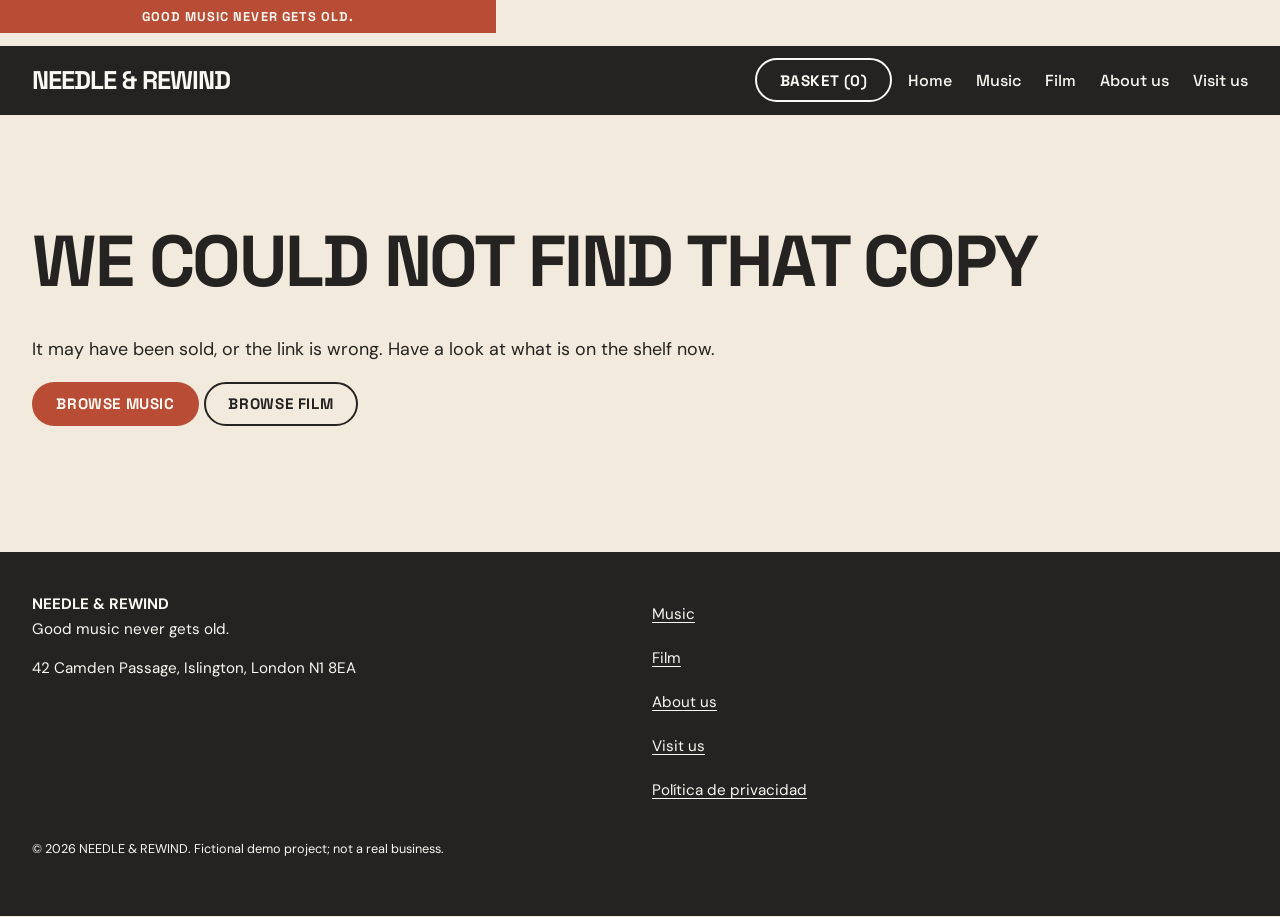
<file: product.html>
<!doctype html>
<html lang="en">
<head>
<meta charset="utf-8">
<meta name="viewport" content="width=device-width, initial-scale=1">
<title>Product | NEEDLE &amp; REWIND</title>
<meta name="description" content="Product details, condition and price for a second-hand record or film at NEEDLE &amp; REWIND (demo shop).">
<meta property="og:title" content="Product | NEEDLE &amp; REWIND">
<link rel="icon" href="data:image/svg+xml,%3Csvg xmlns='http://www.w3.org/2000/svg' viewBox='0 0 32 32'%3E%3Ccircle cx='16' cy='16' r='16' fill='%23242321'/%3E%3Ccircle cx='16' cy='16' r='6' fill='%23B84C35'/%3E%3C/svg%3E">
<link rel="preconnect" href="https://fonts.googleapis.com">
<link rel="preconnect" href="https://fonts.gstatic.com" crossorigin>
<link rel="stylesheet" href="https://fonts.googleapis.com/css2?family=DM+Sans:wght@400;500;700&family=Space+Grotesk:wght@500;600;700&display=swap">
<link rel="stylesheet" href="css/main.css">
<script src="data/data.js" defer></script>
<script src="js/cart.js" defer></script>
<script src="js/products.js" defer></script>
<script src="js/main.js" defer></script>
<script src="js/product.js" defer></script>
</head>
<body>
<a class="skip" href="#main">Skip to content</a>
<p class="announce">Good music never gets old.</p>
<header class="site-header">
  <div class="wrap">
    <a class="logo" href="index.html" aria-label="Needle &amp; Rewind, home">Needle &amp; Rewind</a>
    <div class="header-tools">
      <button class="btn btn--ghost" id="basket-open" type="button" hidden>Basket (<span id="basket-count">0</span>)</button>
      <button class="btn btn--ghost menu-btn" id="menu-btn" type="button" aria-expanded="false" aria-controls="site-nav">Menu</button>
    </div>
    <nav class="nav" id="site-nav" aria-label="Main">
      <ul>
        <li><a href="index.html">Home</a></li>
        <li><a href="music.html">Music</a></li>
        <li><a href="film.html">Film</a></li>
        <li><a href="about.html">About us</a></li>
        <li><a href="visit.html">Visit us</a></li>
      </ul>
    </nav>
  </div>
</header>
<main id="main">
  <div class="wrap section" id="product"><noscript><p class="empty">Product details need JavaScript. Please enable it or <a href="music.html">browse the shelf</a>.</p></noscript></div>
</main>
<footer class="site-footer">
  <div class="wrap">
    <div><p><strong>NEEDLE &amp; REWIND</strong><br>Good music never gets old.</p><p>42 Camden Passage, Islington, London N1 8EA</p></div>
    <ul>
      <li><a href="music.html">Music</a></li><li><a href="film.html">Film</a></li>
      <li><a href="about.html">About us</a></li><li><a href="visit.html">Visit us</a></li>
      <li><a href="privacidad.html" lang="es" hreflang="es">Política de privacidad</a></li>
    </ul>
    <p><small>© 2026 NEEDLE &amp; REWIND. Fictional demo project; not a real business.</small></p>
  </div>
</footer>
<dialog id="basket" aria-labelledby="basket-title">
  <h2 id="basket-title" class="dialog-title">Your basket</h2>
  <ul class="basket-list" id="basket-list"></ul>
  <p id="basket-subtotal"></p>
  <p class="notice">Demo basket: checkout and payments are not available, and no personal data is requested or stored.</p>
  <button class="btn" id="basket-close" type="button">Close basket</button>
</dialog>
<p class="visually-hidden" id="status" role="status"></p>
</body>
</html>
</file>
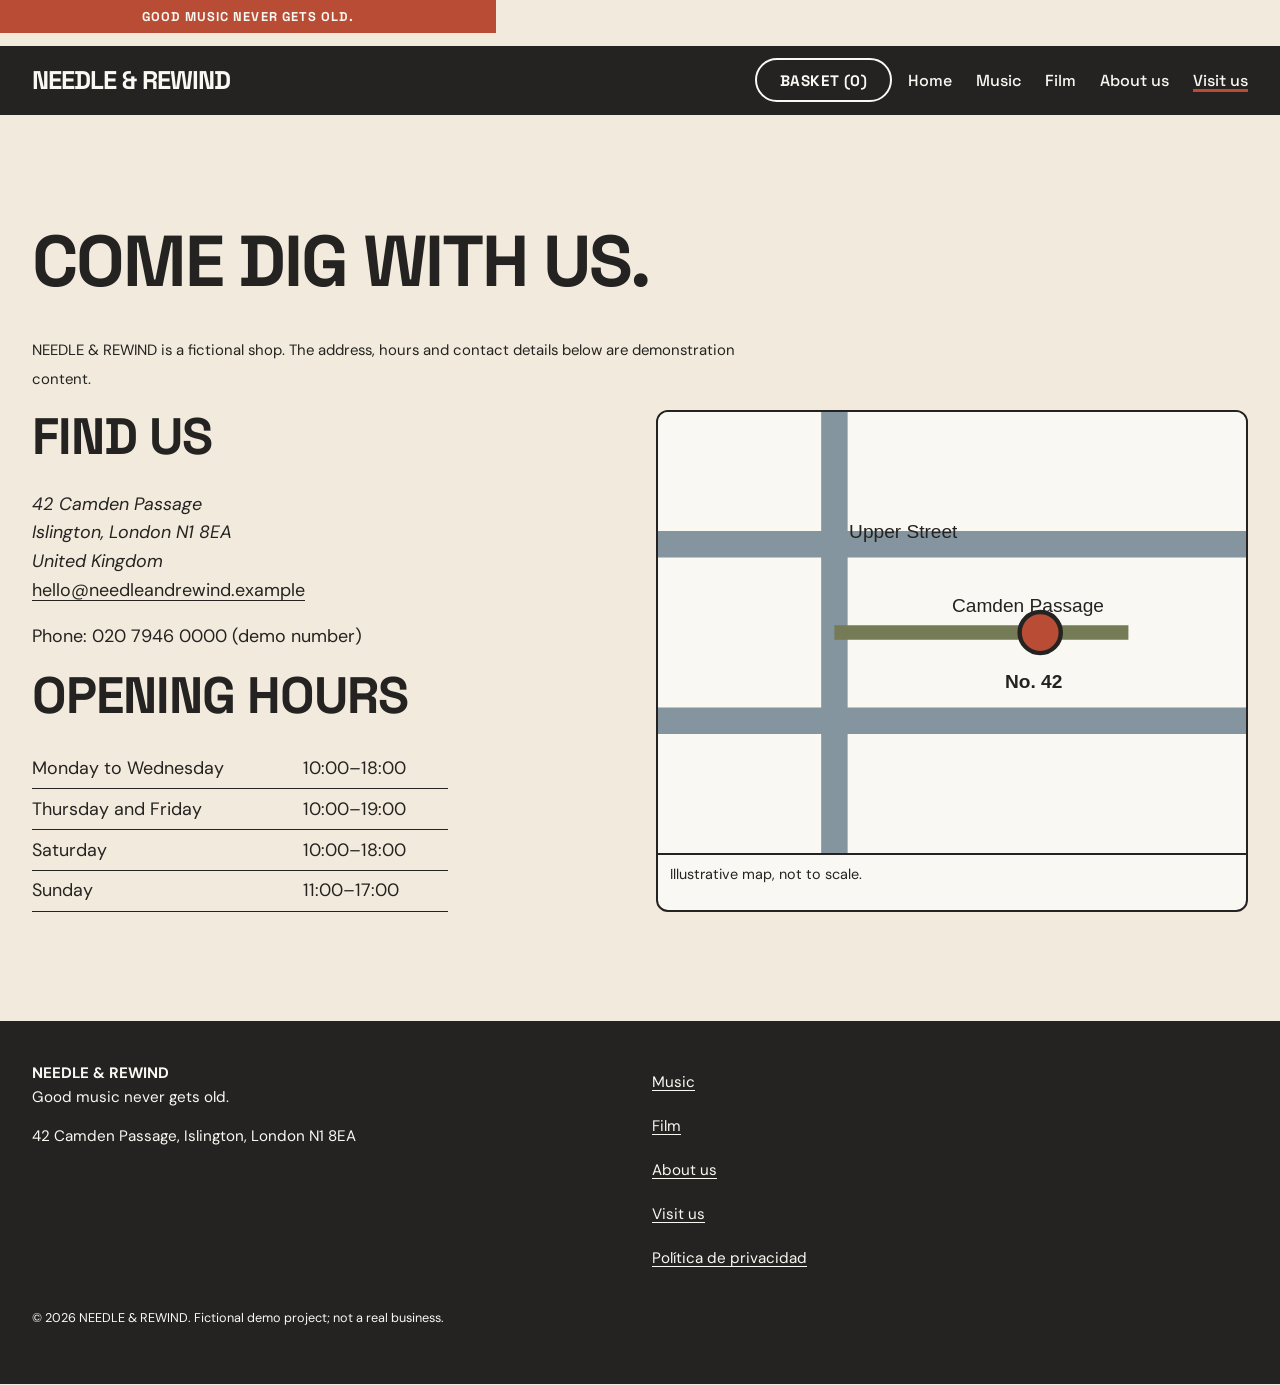
<file: visit.html>
<!doctype html>
<html lang="en">
<head>
<meta charset="utf-8">
<meta name="viewport" content="width=device-width, initial-scale=1">
<title>Visit us | NEEDLE &amp; REWIND</title>
<meta name="description" content="Address, opening hours and contact details for NEEDLE &amp; REWIND, a fictional record and film shop in Islington, London.">
<meta property="og:title" content="Visit us | NEEDLE &amp; REWIND">
<link rel="icon" href="data:image/svg+xml,%3Csvg xmlns='http://www.w3.org/2000/svg' viewBox='0 0 32 32'%3E%3Ccircle cx='16' cy='16' r='16' fill='%23242321'/%3E%3Ccircle cx='16' cy='16' r='6' fill='%23B84C35'/%3E%3C/svg%3E">
<link rel="preconnect" href="https://fonts.googleapis.com">
<link rel="preconnect" href="https://fonts.gstatic.com" crossorigin>
<link rel="stylesheet" href="https://fonts.googleapis.com/css2?family=DM+Sans:wght@400;500;700&family=Space+Grotesk:wght@500;600;700&display=swap">
<link rel="stylesheet" href="css/main.css">
<script src="data/data.js" defer></script>
<script src="js/cart.js" defer></script>
<script src="js/products.js" defer></script>
<script src="js/main.js" defer></script>
</head>
<body>
<a class="skip" href="#main">Skip to content</a>
<p class="announce">Good music never gets old.</p>
<header class="site-header">
  <div class="wrap">
    <a class="logo" href="index.html" aria-label="Needle &amp; Rewind, home">Needle &amp; Rewind</a>
    <div class="header-tools">
      <button class="btn btn--ghost" id="basket-open" type="button" hidden>Basket (<span id="basket-count">0</span>)</button>
      <button class="btn btn--ghost menu-btn" id="menu-btn" type="button" aria-expanded="false" aria-controls="site-nav">Menu</button>
    </div>
    <nav class="nav" id="site-nav" aria-label="Main">
      <ul>
        <li><a href="index.html">Home</a></li>
        <li><a href="music.html">Music</a></li>
        <li><a href="film.html">Film</a></li>
        <li><a href="about.html">About us</a></li>
        <li><a href="visit.html" aria-current="page">Visit us</a></li>
      </ul>
    </nav>
  </div>
</header>
<main id="main">
  <section class="section" aria-labelledby="page-title">
    <div class="wrap">
      <h1 id="page-title" class="page-title">Come dig with us.</h1>
      <p><small>NEEDLE &amp; REWIND is a fictional shop. The address, hours and contact details below are demonstration content.</small></p>
      <div class="split">
        <div>
          <h2>Find us</h2>
          <address>42 Camden Passage<br>Islington, London N1 8EA<br>United Kingdom</address>
          <p><a href="mailto:hello@needleandrewind.example">hello@needleandrewind.example</a></p>
          <p>Phone: 020 7946 0000 (demo number)</p>
          <h2>Opening hours</h2>
          <table>
            <caption class="visually-hidden">Opening hours</caption>
            <tbody>
              <tr><th scope="row">Monday to Wednesday</th><td>10:00–18:00</td></tr>
              <tr><th scope="row">Thursday and Friday</th><td>10:00–19:00</td></tr>
              <tr><th scope="row">Saturday</th><td>10:00–18:00</td></tr>
              <tr><th scope="row">Sunday</th><td>11:00–17:00</td></tr>
            </tbody>
          </table>
        </div>
        <figure class="map">
          <svg viewBox="0 0 400 300" role="img" aria-labelledby="map-title map-desc" focusable="false">
            <title id="map-title">Illustrative map of the shop's location</title>
            <desc id="map-desc">The shop sits on Camden Passage, a pedestrian lane running off Upper Street in Islington.</desc>
            <rect width="400" height="300" style="fill:var(--color-white)"/>
            <path d="M0 90 H400 M0 210 H400" style="stroke:var(--color-blue);stroke-width:18;fill:none"/>
            <path d="M120 0 V300" style="stroke:var(--color-blue);stroke-width:18;fill:none"/>
            <path d="M120 150 H320" style="stroke:var(--color-olive);stroke-width:10;fill:none"/>
            <circle cx="260" cy="150" r="14" style="fill:var(--color-orange);stroke:var(--color-charcoal);stroke-width:3"/>
            <g font-family="Arial, sans-serif" font-size="13" style="fill:var(--color-charcoal)">
              <text x="130" y="86">Upper Street</text>
              <text x="200" y="136">Camden Passage</text>
              <text x="236" y="188" font-weight="700">No. 42</text>
            </g>
          </svg>
          <figcaption>Illustrative map, not to scale.</figcaption>
        </figure>
      </div>
    </div>
  </section>
</main>
<footer class="site-footer">
  <div class="wrap">
    <div><p><strong>NEEDLE &amp; REWIND</strong><br>Good music never gets old.</p><p>42 Camden Passage, Islington, London N1 8EA</p></div>
    <ul>
      <li><a href="music.html">Music</a></li><li><a href="film.html">Film</a></li>
      <li><a href="about.html">About us</a></li><li><a href="visit.html">Visit us</a></li>
      <li><a href="privacidad.html" lang="es" hreflang="es">Política de privacidad</a></li>
    </ul>
    <p><small>© 2026 NEEDLE &amp; REWIND. Fictional demo project; not a real business.</small></p>
  </div>
</footer>
<dialog id="basket" aria-labelledby="basket-title">
  <h2 id="basket-title" class="dialog-title">Your basket</h2>
  <ul class="basket-list" id="basket-list"></ul>
  <p id="basket-subtotal"></p>
  <p class="notice">Demo basket: checkout and payments are not available, and no personal data is requested or stored.</p>
  <button class="btn" id="basket-close" type="button">Close basket</button>
</dialog>
<p class="visually-hidden" id="status" role="status"></p>
</body>
</html>
</file>
<file: css/main.css>
@import url("variables.css");
*,*::before,*::after{box-sizing:border-box}
html{-webkit-text-size-adjust:100%}
body{margin:0;background:var(--color-cream);color:var(--color-charcoal);font:var(--step-0)/1.6 var(--font-body)}
img,svg{display:block;max-width:100%}
h1,h2,h3{font-family:var(--font-display);line-height:1.05;margin:0 0 .5em;text-wrap:balance}
h1{font-size:var(--step-3);text-transform:uppercase;letter-spacing:-.03em}
h2{font-size:clamp(1.8rem,1.2rem + 3vw,3.2rem);text-transform:uppercase;letter-spacing:-.02em}
h3{font-size:1.1rem}
p{margin:0 0 1em;max-width:62ch}
a{color:inherit;text-underline-offset:.2em}
:focus-visible{outline:3px solid var(--color-charcoal);outline-offset:3px;box-shadow:0 0 0 6px var(--color-white)}
.band :focus-visible{outline-color:var(--color-white);box-shadow:0 0 0 6px var(--color-charcoal)}
.wrap{width:min(100% - 2*var(--space),var(--max));margin-inline:auto}
.section{padding-block:var(--section)}
.visually-hidden{position:absolute;width:1px;height:1px;overflow:hidden;clip:rect(0 0 0 0);white-space:nowrap}
.skip{position:absolute;left:var(--space);top:-4rem;background:var(--color-charcoal);color:var(--color-white);padding:.75rem 1rem;z-index:20}
.skip:focus{top:.5rem}

/* Announcement + header */
.announce{background:var(--color-charcoal);color:var(--color-white);font:600 .85rem var(--font-display);letter-spacing:.08em;text-transform:uppercase;text-align:center;padding:.5rem var(--space)}
.site-header{border-bottom:var(--line)}
.site-header .wrap{display:flex;flex-wrap:wrap;align-items:center;justify-content:space-between;gap:.5rem 1rem;padding-block:.75rem}
.logo{font:700 1.5rem var(--font-display);letter-spacing:-.04em;text-decoration:none;text-transform:uppercase}
.nav ul{display:flex;flex-direction:column;list-style:none;margin:0;padding:0;width:100%}
.nav a{display:block;padding:.75rem 0;min-height:44px;font:500 1rem var(--font-display);text-decoration:none}
.nav a:hover,.nav a[aria-current="page"]{text-decoration:underline;text-decoration-thickness:3px;text-decoration-color:var(--color-orange)}
.nav{order:3;flex-basis:100%}
.header-tools{display:flex;gap:.5rem;margin-left:auto}

/* Buttons */
.btn{display:inline-flex;align-items:center;justify-content:center;min-height:44px;padding:.6rem 1.25rem;border:var(--line);border-radius:var(--radius);background:var(--color-orange);color:var(--color-white);font:700 .95rem var(--font-display);text-transform:uppercase;letter-spacing:.04em;text-decoration:none;cursor:pointer;transition:transform .15s,background .15s}
.btn:hover{background:var(--color-charcoal);transform:translate(-2px,-2px);box-shadow:3px 3px 0 var(--color-orange)}
.btn:active{transform:none;box-shadow:none}
.btn--ghost{background:transparent;color:var(--color-charcoal)}
.btn--ghost:hover{background:var(--color-charcoal);color:var(--color-white)}

/* Hero */
.hero{overflow:hidden;border-bottom:var(--line)}
.hero .wrap{display:grid;gap:2rem;padding-block:var(--section);align-items:center}
.hero__actions{display:flex;flex-wrap:wrap;gap:.75rem;margin-top:1.5rem}
.hero__art{width:min(100%,34rem);justify-self:center}
.hero__art svg{width:100%;height:auto;animation:spin 40s linear infinite}
@keyframes spin{to{transform:rotate(360deg)}}

/* Format filter cards */
.formats{display:grid;grid-template-columns:repeat(auto-fit,minmax(min(100%,11rem),1fr));gap:1rem;margin-block:1.5rem}
.format{display:flex;flex-direction:column;gap:.25rem;text-align:left;padding:1rem;min-height:44px;background:var(--color-white);border:var(--line);border-radius:var(--radius);font:inherit;color:inherit;cursor:pointer;transition:background .15s}
.format strong{font:700 1.3rem var(--font-display)}
.format:hover{background:var(--color-blue)}

/* Product grid and card */
.grid{display:grid;grid-template-columns:repeat(2,1fr);gap:1rem;list-style:none;margin:1.5rem 0 0;padding:0}
.card{display:flex;flex-direction:column;height:100%;background:var(--color-white);border:var(--line);border-radius:var(--radius)}
.card__cover{border-bottom:var(--line);overflow:hidden;background:var(--color-blue)}
.card__cover svg{width:100%;height:auto;transition:transform .4s}
.card:hover .card__cover svg{transform:scale(1.05)}
.card__body{display:flex;flex-direction:column;gap:0;padding:.55rem .7rem .7rem;flex:1}
.card__title{font-size:.95rem;line-height:1.25;margin:0 0 .15rem}
.card__meta{font-size:.82rem;line-height:1.35;margin:0}
.badge{align-self:flex-start;margin:0 0 .25rem;padding:.1rem .5rem;border:1.5px solid var(--color-charcoal);border-radius:var(--radius);background:var(--color-cream);font:700 .75rem var(--font-display);text-transform:uppercase;letter-spacing:.05em}
.card__foot{display:flex;flex-wrap:wrap;align-items:center;justify-content:space-between;gap:.5rem;margin-top:auto;padding-top:.4rem}
.price{font:700 1.2rem var(--font-display)}
.empty{padding:2rem;border:2px dashed var(--color-charcoal);text-align:center}

/* About, visit, newsletter, footer */
.split{display:grid;gap:2rem}
.band{background:var(--color-charcoal);color:var(--color-white)}
.band .btn--ghost{color:var(--color-white);border-color:var(--color-white)}
.band .btn--ghost:hover{background:var(--color-white);color:var(--color-charcoal)}
table{border-collapse:collapse;width:100%;max-width:26rem}
th,td{padding:.35rem 0;border-bottom:1px solid currentColor;text-align:left;font-weight:400}
.field{display:flex;flex-wrap:wrap;gap:.5rem;margin-top:1rem}
.field label{flex-basis:100%;font-weight:700}
.field input{flex:1 1 14rem;min-height:44px;padding:.5rem .75rem;border:var(--line);border-radius:var(--radius);font:inherit;background:var(--color-white);color:var(--color-charcoal)}
.field input[aria-invalid="true"]{border-color:var(--color-orange);border-width:3px}
.msg{min-height:1.6em;font-weight:500;margin-top:.5rem}
.site-footer{border-top:var(--line);padding-block:2.5rem;font-size:.95rem}
.site-footer .wrap{display:grid;gap:1.5rem}
.site-footer ul{list-style:none;padding:0;margin:0}
.site-footer a{display:inline-block;min-height:44px;padding-block:.6rem}

/* Basket dialog */
dialog{width:min(100% - 2rem,32rem);border:var(--line);border-radius:var(--radius);background:var(--color-white);color:var(--color-charcoal);padding:1.5rem}
dialog::backdrop{background:rgb(36 35 33 / .6)}
.basket-list{list-style:none;padding:0;margin:1rem 0}
.basket-list li{display:flex;flex-wrap:wrap;gap:.5rem;align-items:center;justify-content:space-between;padding:.5rem 0;border-bottom:1px solid var(--color-charcoal)}
.qty{display:flex;align-items:center;gap:.25rem}
.qty button{min-width:44px;min-height:44px;border:var(--line);background:var(--color-cream);font:700 1rem var(--font-display);cursor:pointer}
.notice{padding:.75rem;border:2px dashed var(--color-charcoal);font-size:.9rem}

@media (min-width:30em){.grid{gap:1.25rem}}
@media (min-width:48em){
  .grid{grid-template-columns:repeat(3,1fr)}
  .hero .wrap{grid-template-columns:1.1fr .9fr}
  .hero__art{width:130%;justify-self:start}
  .split,.site-footer .wrap{grid-template-columns:1fr 1fr}
  .nav{order:0;flex-basis:auto}
  .nav ul{flex-direction:row;gap:1.5rem}
  .nav[hidden]{display:block}
  .menu-btn{display:none}
}
@media (min-width:64em){.grid{grid-template-columns:repeat(4,1fr)}}
@media (max-width:20em){.grid{grid-template-columns:1fr}}
@media (prefers-reduced-motion:reduce){*,*::before,*::after{animation:none!important;transition:none!important}}

/* Catalogue pages */
.page-title{font-size:clamp(2.2rem,1.4rem + 4vw,4.5rem)}
.dialog-title{font-size:1.6rem}
.filters{display:grid;gap:1rem;margin-block:1.5rem;padding:1rem;background:var(--color-white);border:var(--line);border-radius:var(--radius)}
.filters__item{display:flex;flex-direction:column;gap:.25rem}
.filters label{font:700 .9rem var(--font-display)}
.filters input,.filters select{min-height:44px;padding:.5rem .75rem;border:var(--line);border-radius:var(--radius);font:inherit;background:var(--color-cream);color:var(--color-charcoal)}
.empty{grid-column:1/-1;list-style:none}
.empty .btn{margin-top:.5rem}
@media (min-width:48em){.filters{grid-template-columns:repeat(3,1fr)}.filters__item--wide{grid-column:1/-1}}
@media (min-width:64em){.filters{grid-template-columns:2fr 1fr 1fr 1fr}.filters__item--wide{grid-column:auto}}

/* Product detail */
.crumbs{display:flex;flex-wrap:wrap;gap:.25rem;list-style:none;padding:0;margin:0 0 1.5rem;font-size:.95rem}
.crumbs li+li::before{content:"/";margin-right:.25rem}
.crumbs a{display:inline-block;padding-block:.6rem}
.detail{display:grid;gap:2rem}
.detail__cover{border:var(--line);border-radius:var(--radius);overflow:hidden;max-width:28rem}
.detail__cover svg{width:100%;height:auto}
.facts{margin:1rem 0}
.facts div{display:flex;justify-content:space-between;gap:1rem;padding:.4rem 0;border-bottom:1px solid var(--color-charcoal);max-width:26rem}
.facts dt{font-weight:700}.facts dd{margin:0}
.condition{padding:.75rem 1rem;margin:1rem 0;background:var(--color-white);border:var(--line);border-left-width:8px;border-radius:var(--radius);max-width:34rem}
.condition p{margin:0}
.condition__grade{font:700 1.1rem var(--font-display)}
.price--big{font-size:2rem;margin-block:1rem}
.related{margin-top:var(--section)}
.card__title a{text-decoration:none}
.card__title a:hover{text-decoration:underline;text-decoration-color:var(--color-orange);text-decoration-thickness:3px}
@media (min-width:48em){.detail{grid-template-columns:1fr 1fr;align-items:start}}

/* About + Visit */
.prose{max-width:46rem}
.grades div{padding:.75rem 0;border-bottom:1px solid var(--color-charcoal)}
.grades dt{font:700 1.1rem var(--font-display)}.grades dd{margin:0}
.map{margin:0;border:var(--line);border-radius:var(--radius);overflow:hidden;background:var(--color-white)}
.map svg{width:100%;height:auto}
.map figcaption{padding:.5rem .75rem;font-size:.9rem;border-top:var(--line)}

/* Data load error notice */
.data-error{margin:var(--space);padding:1rem 1.25rem;background:var(--color-white);border:var(--line);border-left:10px solid var(--color-orange);border-radius:var(--radius)}
.data-error p{margin:0 0 .25rem}

/* ===== Modern retail layer: same palette, bolder blocks, softer shapes ===== */
.announce{background:var(--color-orange);color:var(--color-white);font-weight:700;font-size:.8rem}
.site-header{background:var(--color-charcoal);color:var(--color-white);border:0}
.site-header .btn--ghost{color:var(--color-white);border-color:var(--color-white)}
.site-header .btn--ghost:hover{background:var(--color-white);color:var(--color-charcoal);box-shadow:none}
.site-header :focus-visible,.site-footer :focus-visible{outline-color:var(--color-white);box-shadow:0 0 0 6px var(--color-charcoal)}
.logo{font-size:1.6rem}

.btn{border-radius:var(--radius-pill);border-color:transparent;padding-inline:1.4rem}
.btn:hover{transform:none;box-shadow:none;background:var(--color-charcoal)}
.btn--ghost{border-color:var(--color-charcoal)}

/* Hero: poster-style colour block */
.hero{background:var(--color-orange);color:var(--color-white);border:0}
.hero .btn{background:var(--color-charcoal);color:var(--color-white);border-color:var(--color-charcoal)}
.hero .btn:hover{background:var(--color-white);color:var(--color-charcoal);border-color:var(--color-white)}
.hero .btn--ghost{background:transparent;border-color:var(--color-white);color:var(--color-white)}
.hero h1{letter-spacing:-.04em}

/* Format tiles */
.format{text-decoration:none;min-height:9rem;justify-content:flex-end;padding:1.25rem;border:0;transition:transform .2s}
.format:hover{transform:translateY(-3px)}
.format:nth-child(1){background:var(--color-charcoal);color:var(--color-white)}
.format:nth-child(2){background:var(--color-blue);color:var(--color-charcoal)}
.format:nth-child(3){background:var(--color-orange);color:var(--color-white)}
.format:nth-child(4){background:var(--color-white);color:var(--color-charcoal);box-shadow:inset 0 0 0 2px var(--color-charcoal)}

/* Product cards */
.card{border:var(--line-soft);overflow:hidden;transition:transform .2s,box-shadow .2s}
.card:hover{transform:translateY(-4px);box-shadow:0 12px 28px rgb(36 35 33 / .14)}
.card__cover{position:relative;border-bottom:0}
.badge--overlay{position:absolute;top:.6rem;left:.6rem;margin:0;border:0;border-radius:var(--radius-pill);background:var(--color-white);padding:.2rem .7rem;z-index:1}
.badge{border-radius:var(--radius-pill)}
.price{font-size:1.3rem}
.card .btn{padding:.45rem 1rem;font-size:.85rem}

/* Panels and footer */
.filters,.condition,.data-error,.map,dialog,.empty{border-radius:var(--radius)}
.band{border-radius:0}
.site-footer{background:var(--color-charcoal);color:var(--color-white);border:0}
.card__cover svg{transition:transform .5s}

.chip--overlay{position:absolute;left:.6rem;bottom:.6rem;margin:0;padding:.15rem .6rem;border-radius:var(--radius-pill);background:var(--color-charcoal);color:var(--color-white);font:700 .7rem var(--font-display);z-index:1}

/* Home rows (one proportion per row) and vertical film covers */
.section--tight{padding-top:0}
.section-head{display:flex;flex-wrap:wrap;align-items:baseline;justify-content:space-between;gap:.25rem 1rem}
.section-head a{font-weight:700}
.carousel{position:relative;--cols:2;--gap:1rem}
.row-scroll{overflow-x:auto;padding:.75rem;margin:-.75rem;scroll-snap-type:x proximity;scroll-padding-inline:.75rem;scrollbar-width:none}
.row-scroll::-webkit-scrollbar{display:none}
.row{display:flex;gap:var(--gap);list-style:none;margin:0;padding:0}
.row>li{flex:0 0 auto;width:calc((100% - (var(--cols) - 1) * var(--gap)) / var(--cols));scroll-snap-align:start}
.detail__cover--film{max-width:18rem}
@media (min-width:48em){.grid--film{grid-template-columns:repeat(4,1fr)}}
@media (min-width:64em){.grid--film{grid-template-columns:repeat(6,1fr)}}
@media (max-width:20em){.grid--film{grid-template-columns:repeat(2,1fr)}}
.arrow{position:absolute;top:calc(50% - 22px);z-index:3;display:flex;align-items:center;justify-content:center;width:44px;height:44px;padding:0 0 .15rem;border:var(--line);border-radius:50%;background:var(--color-white);color:var(--color-charcoal);font:700 1.7rem/1 var(--font-display);cursor:pointer;box-shadow:0 4px 12px rgb(36 35 33 / .2);transition:opacity .2s,background .2s}
.arrow:hover{background:var(--color-cream)}
.arrow[hidden]{display:none}
.arrow[aria-disabled="true"]{opacity:.35;cursor:default}
.arrow--prev{left:-.25rem}.arrow--next{right:-.25rem}
@media (min-width:48em){.carousel{--cols:4}}
@media (min-width:64em){.carousel{--cols:6}}
</file>
